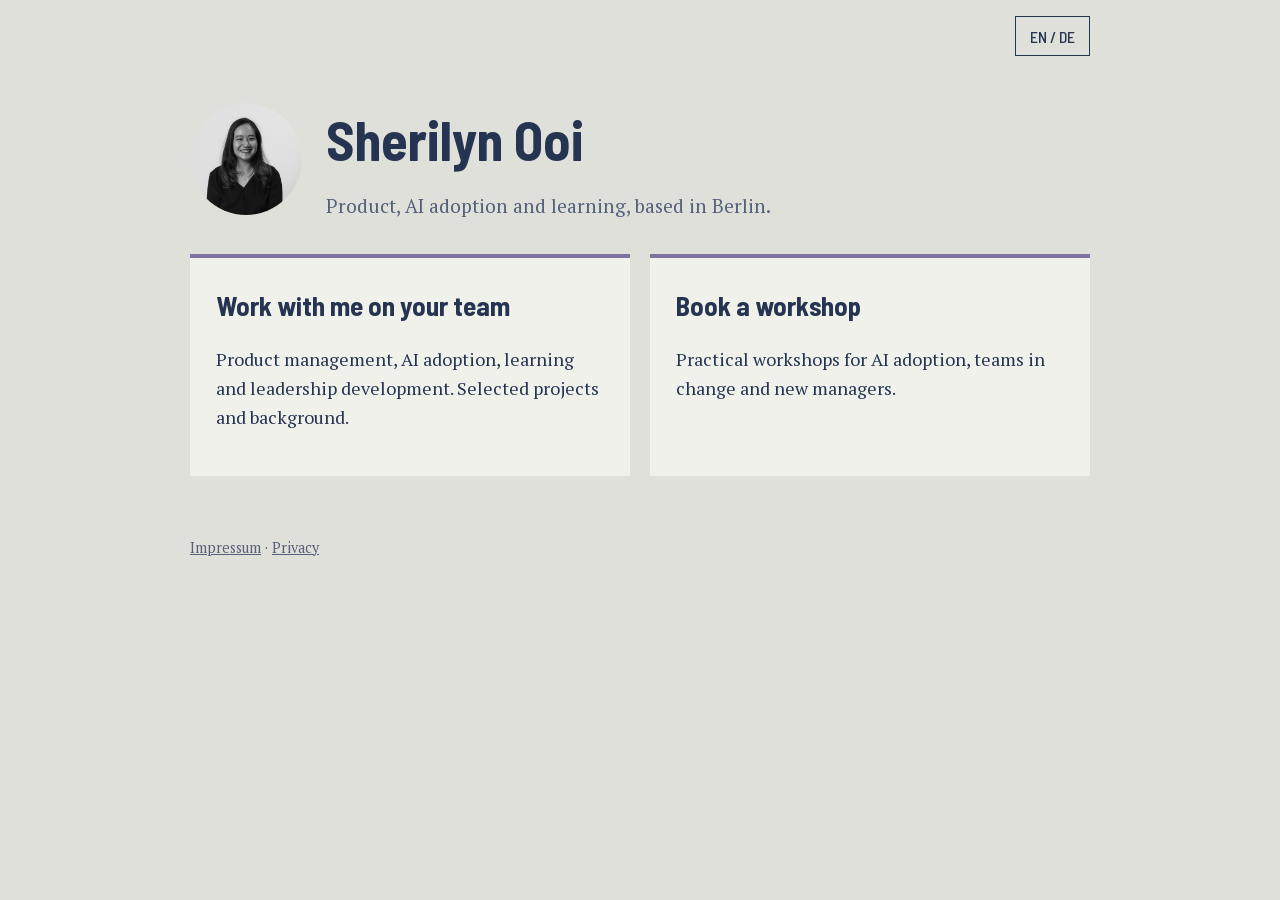
<file: index.html>
<!doctype html>
<html lang="en" data-lang="en">
<head>
<meta charset="utf-8"><meta name="viewport" content="width=device-width, initial-scale=1">
<title>Sherilyn Ooi</title>
<link rel="stylesheet" href="fonts/fonts.css">
<style>
:root{--bg:#e0e0da;--paper:#f1f1ec;--navy:#253551;--slate:#55607a;--purple:#7f73a1;--head:'Barlow Semi Condensed',system-ui,sans-serif;--body:'PT Serif',Georgia,serif}
body{margin:0;background:var(--bg);color:var(--navy);font-family:var(--body);line-height:1.6;font-size:18px}
html[data-lang=en] [lang=de],html[data-lang=de] [lang=en]{display:none}
.top{display:flex;justify-content:flex-end;max-width:900px;margin:0 auto;padding:16px}
.top button{font-family:var(--head);color:var(--navy);background:none;border:1px solid var(--navy);padding:8px 14px;min-height:40px;cursor:pointer;font-size:1rem}
main{max-width:900px;margin:0 auto;padding:24px 16px 60px}
.intro{display:flex;align-items:center;gap:24px;margin-bottom:32px}.intro img{width:112px;height:112px;object-fit:cover;object-position:50% 38%;border-radius:50%;flex:none}.intro .sub{margin:0}.intro h1{margin:0 0 .15em}
h1{font-family:var(--head);font-size:clamp(2.2rem,6vw,3.4rem);margin:0 0 .2em}
.sub{font-size:1.2rem;color:var(--slate);margin-bottom:0}
.doors{display:grid;gap:20px;grid-template-columns:1fr 1fr}
a.door{display:block;background:var(--paper);border-top:4px solid var(--purple);padding:26px;color:var(--navy);text-decoration:none}
a.door:hover{background:#fff}.door h2{font-family:var(--head);margin:0 0 .3em}
@media(max-width:700px){.doors{grid-template-columns:1fr}}
footer{max-width:900px;margin:0 auto;padding:0 16px 40px;font-size:.9rem;color:var(--slate)}footer a{color:var(--slate)}
</style></head><body>
<div class="top"><button onclick="var h=document.documentElement;h.dataset.lang=h.dataset.lang==='en'?'de':'en';try{localStorage.setItem('lang',h.dataset.lang)}catch(e){}">EN / DE</button></div>
<main>
<div class="intro"><img src="assets/photos/headshot.jpg" width="112" height="112" alt="Portrait of Sherilyn Ooi"><div><h1>Sherilyn Ooi</h1>
<p class="sub"><span lang="en">Product, AI adoption and learning, based in Berlin.</span><span lang="de">Produkt, KI-Einführung und Lernen, Berlin.</span></p></div></div>
<div class="doors">
<a class="door" href="jobs.html"><h2><span lang="en">Work with me on your team</span><span lang="de">Mit mir im Team arbeiten</span></h2><p><span lang="en">Product management, AI adoption, learning and leadership development. Selected projects and background.</span><span lang="de">Produktmanagement, KI-Einführung, Lern- und Führungskräfteentwicklung. Ausgewählte Projekte und Hintergrund.</span></p></a>
<a class="door" href="freelance.html"><h2><span lang="en">Book a workshop</span><span lang="de">Workshop buchen</span></h2><p><span lang="en">Practical workshops for AI adoption, teams in change and new managers.</span><span lang="de">Praxisnahe Workshops für KI-Einführung, Teams im Wandel und neue Führungskräfte.</span></p></a>
</div></main>
<footer><a href="impressum.html">Impressum</a> · <a href="datenschutz.html"><span lang="en">Privacy</span><span lang="de">Datenschutz</span></a></footer>
<script>try{var l=new URLSearchParams(location.search).get('lang')||localStorage.getItem('lang');if(l==='de'||l==='en')document.documentElement.dataset.lang=l;else if((navigator.language||'').slice(0,2)==='de')document.documentElement.dataset.lang='de'}catch(e){}</script>
</body></html>
</file>
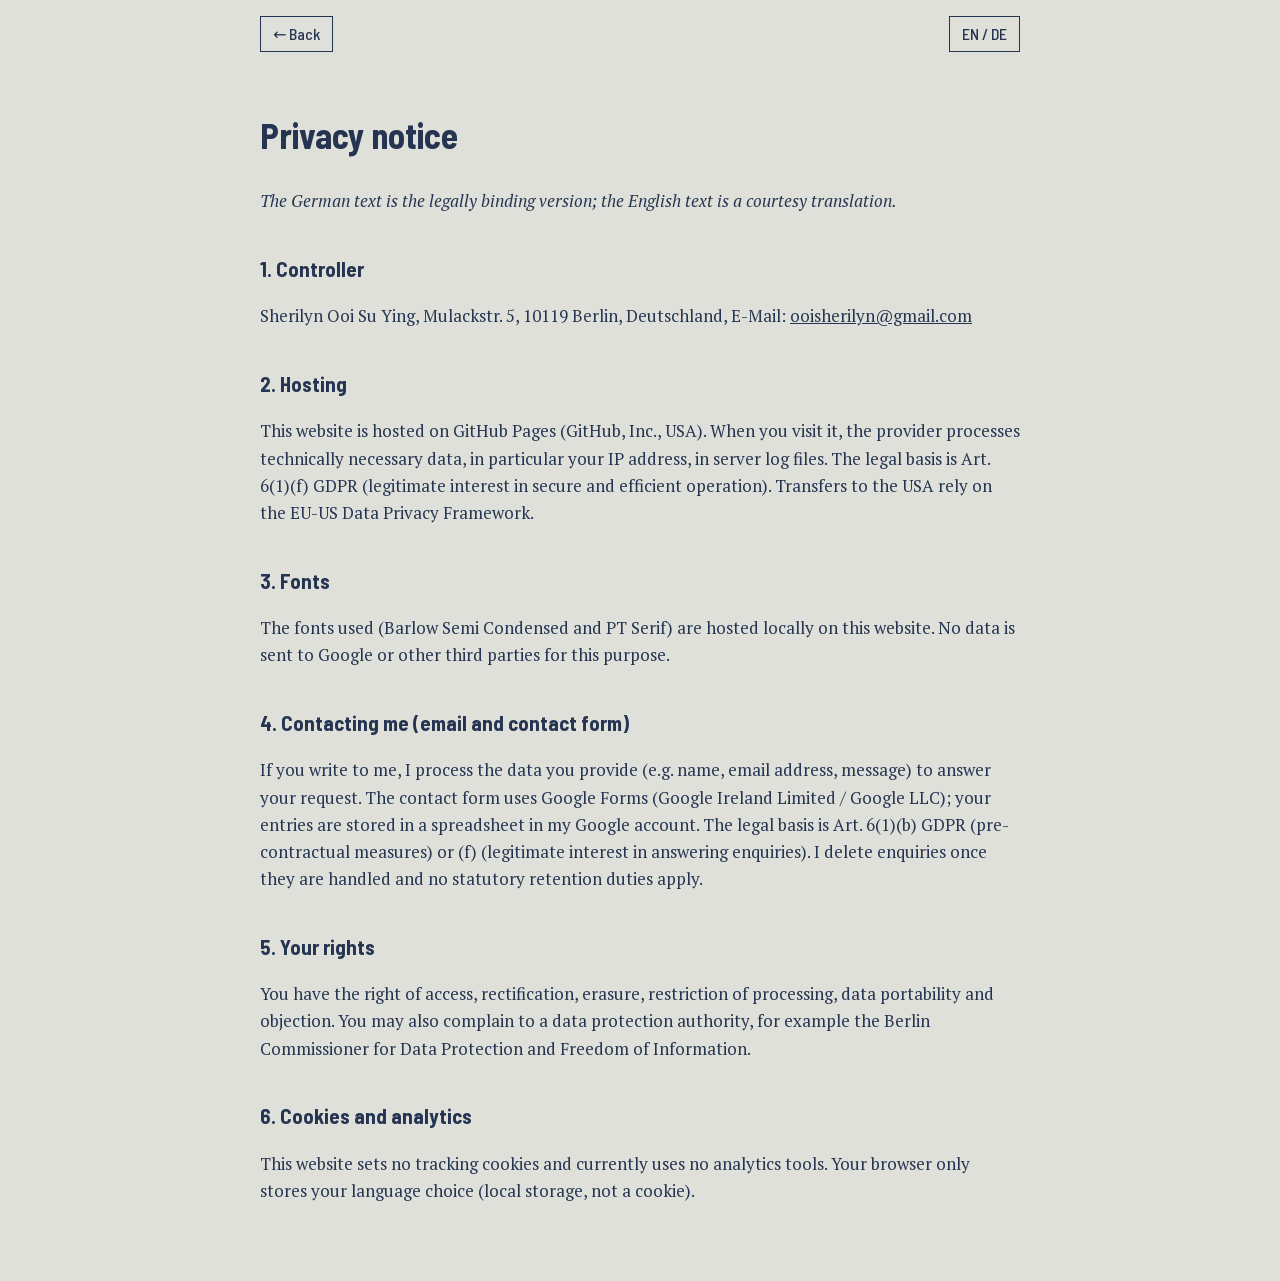
<file: datenschutz.html>
<!doctype html>
<html lang="en" data-lang="en">
<head>
<meta charset="utf-8"><meta name="viewport" content="width=device-width, initial-scale=1">
<meta name="robots" content="noindex">
<title>Datenschutz | Sherilyn Ooi</title>
<link rel="stylesheet" href="fonts/fonts.css">
<style>
:root{--bg:#e0e0da;--paper:#f1f1ec;--navy:#253551;--slate:#6b7790;--head:'Barlow Semi Condensed',system-ui,sans-serif;--body:'PT Serif',Georgia,serif}
body{margin:0;background:var(--bg);color:var(--navy);font-family:var(--body);line-height:1.6;font-size:17px}
html[data-lang=en] [lang=de],html[data-lang=de] [lang=en]{display:none}
.top{display:flex;justify-content:space-between;max-width:760px;margin:0 auto;padding:16px}
.top a,.top button{font-family:var(--head);color:var(--navy);background:none;border:1px solid var(--navy);padding:4px 12px;cursor:pointer;text-decoration:none;font-size:1rem}
main{max-width:760px;margin:0 auto;padding:16px 16px 60px}h1,h2{font-family:var(--head)}h1{font-size:2.2rem}h2{font-size:1.3rem;margin-top:1.8em}
a{color:var(--navy)}
</style></head><body>
<div class="top"><a href="freelance.html">← <span lang="en">Back</span><span lang="de">Zurück</span></a><button onclick="var h=document.documentElement;h.dataset.lang=h.dataset.lang==='en'?'de':'en';try{localStorage.setItem('lang',h.dataset.lang)}catch(e){}">EN / DE</button></div>
<main>
<h1><span lang="de">Datenschutzerklärung</span><span lang="en">Privacy notice</span></h1>
<p lang="en"><em>The German text is the legally binding version; the English text is a courtesy translation.</em></p>
<h2 lang="de">1. Verantwortliche</h2><h2 lang="en">1. Controller</h2>
<p>Sherilyn Ooi Su Ying, Mulackstr. 5, 10119 Berlin, Deutschland, E-Mail: <a class="em" href="#">ooisherilyn (at) gmail.com</a></p>
<h2 lang="de">2. Hosting</h2><h2 lang="en">2. Hosting</h2>
<p lang="de">Diese Website wird bei GitHub Pages (GitHub, Inc., USA) gehostet. Beim Aufruf verarbeitet der Anbieter technisch notwendige Daten, insbesondere Ihre IP-Adresse, in Server-Logfiles. Rechtsgrundlage ist Art. 6 Abs. 1 lit. f DSGVO (berechtigtes Interesse an einem sicheren und effizienten Betrieb). Die Übermittlung in die USA stützt sich auf den EU-US Data Privacy Framework.</p>
<p lang="en">This website is hosted on GitHub Pages (GitHub, Inc., USA). When you visit it, the provider processes technically necessary data, in particular your IP address, in server log files. The legal basis is Art. 6(1)(f) GDPR (legitimate interest in secure and efficient operation). Transfers to the USA rely on the EU-US Data Privacy Framework.</p>
<h2 lang="de">3. Schriftarten</h2><h2 lang="en">3. Fonts</h2>
<p lang="de">Die verwendeten Schriftarten (Barlow Semi Condensed und PT Serif) sind lokal auf dieser Website eingebunden. Beim Aufruf werden dafür keine Daten an Google oder andere Dritte übermittelt.</p>
<p lang="en">The fonts used (Barlow Semi Condensed and PT Serif) are hosted locally on this website. No data is sent to Google or other third parties for this purpose.</p>
<h2 lang="de">4. Kontaktaufnahme (E-Mail und Kontaktformular)</h2><h2 lang="en">4. Contacting me (email and contact form)</h2>
<p lang="de">Wenn Sie mir schreiben, verarbeite ich die von Ihnen angegebenen Daten (z. B. Name, E-Mail-Adresse, Nachricht), um Ihre Anfrage zu beantworten. Das Kontaktformular wird mit Google Forms (Google Ireland Limited / Google LLC) umgesetzt; Ihre Angaben werden in einer Tabelle in meinem Google-Konto gespeichert. Rechtsgrundlage ist Art. 6 Abs. 1 lit. b DSGVO (vorvertragliche Maßnahmen) bzw. lit. f (berechtigtes Interesse an der Beantwortung von Anfragen). Ich lösche Anfragen, sobald sie erledigt sind und keine gesetzlichen Aufbewahrungspflichten bestehen.</p>
<p lang="en">If you write to me, I process the data you provide (e.g. name, email address, message) to answer your request. The contact form uses Google Forms (Google Ireland Limited / Google LLC); your entries are stored in a spreadsheet in my Google account. The legal basis is Art. 6(1)(b) GDPR (pre-contractual measures) or (f) (legitimate interest in answering enquiries). I delete enquiries once they are handled and no statutory retention duties apply.</p>
<h2 lang="de">5. Ihre Rechte</h2><h2 lang="en">5. Your rights</h2>
<p lang="de">Sie haben das Recht auf Auskunft, Berichtigung, Löschung, Einschränkung der Verarbeitung, Datenübertragbarkeit und Widerspruch. Außerdem können Sie sich bei einer Datenschutzaufsichtsbehörde beschweren, z. B. bei der Berliner Beauftragten für Datenschutz und Informationsfreiheit.</p>
<p lang="en">You have the right of access, rectification, erasure, restriction of processing, data portability and objection. You may also complain to a data protection authority, for example the Berlin Commissioner for Data Protection and Freedom of Information.</p>
<h2 lang="de">6. Cookies und Analyse</h2><h2 lang="en">6. Cookies and analytics</h2>
<p lang="de">Diese Website setzt keine Tracking-Cookies und verwendet derzeit keine Analyse-Tools. Der Browser speichert lediglich Ihre Sprachwahl (lokaler Speicher, kein Cookie).</p>
<p lang="en">This website sets no tracking cookies and currently uses no analytics tools. Your browser only stores your language choice (local storage, not a cookie).</p>

</main>
<script>try{var l=new URLSearchParams(location.search).get('lang')||localStorage.getItem('lang');if(l==='de'||l==='en')document.documentElement.dataset.lang=l;else if((navigator.language||'').slice(0,2)==='de')document.documentElement.dataset.lang='de'}catch(e){}</script>
<script>/* email assembled in the browser to avoid scraping */
(function(){var e=document.querySelectorAll('.em');e.forEach(function(x){var a='ooisherilyn'+'@'+'gmail.com';x.textContent=a;x.href='mailto:'+a})})();</script>
</body></html>
</file>
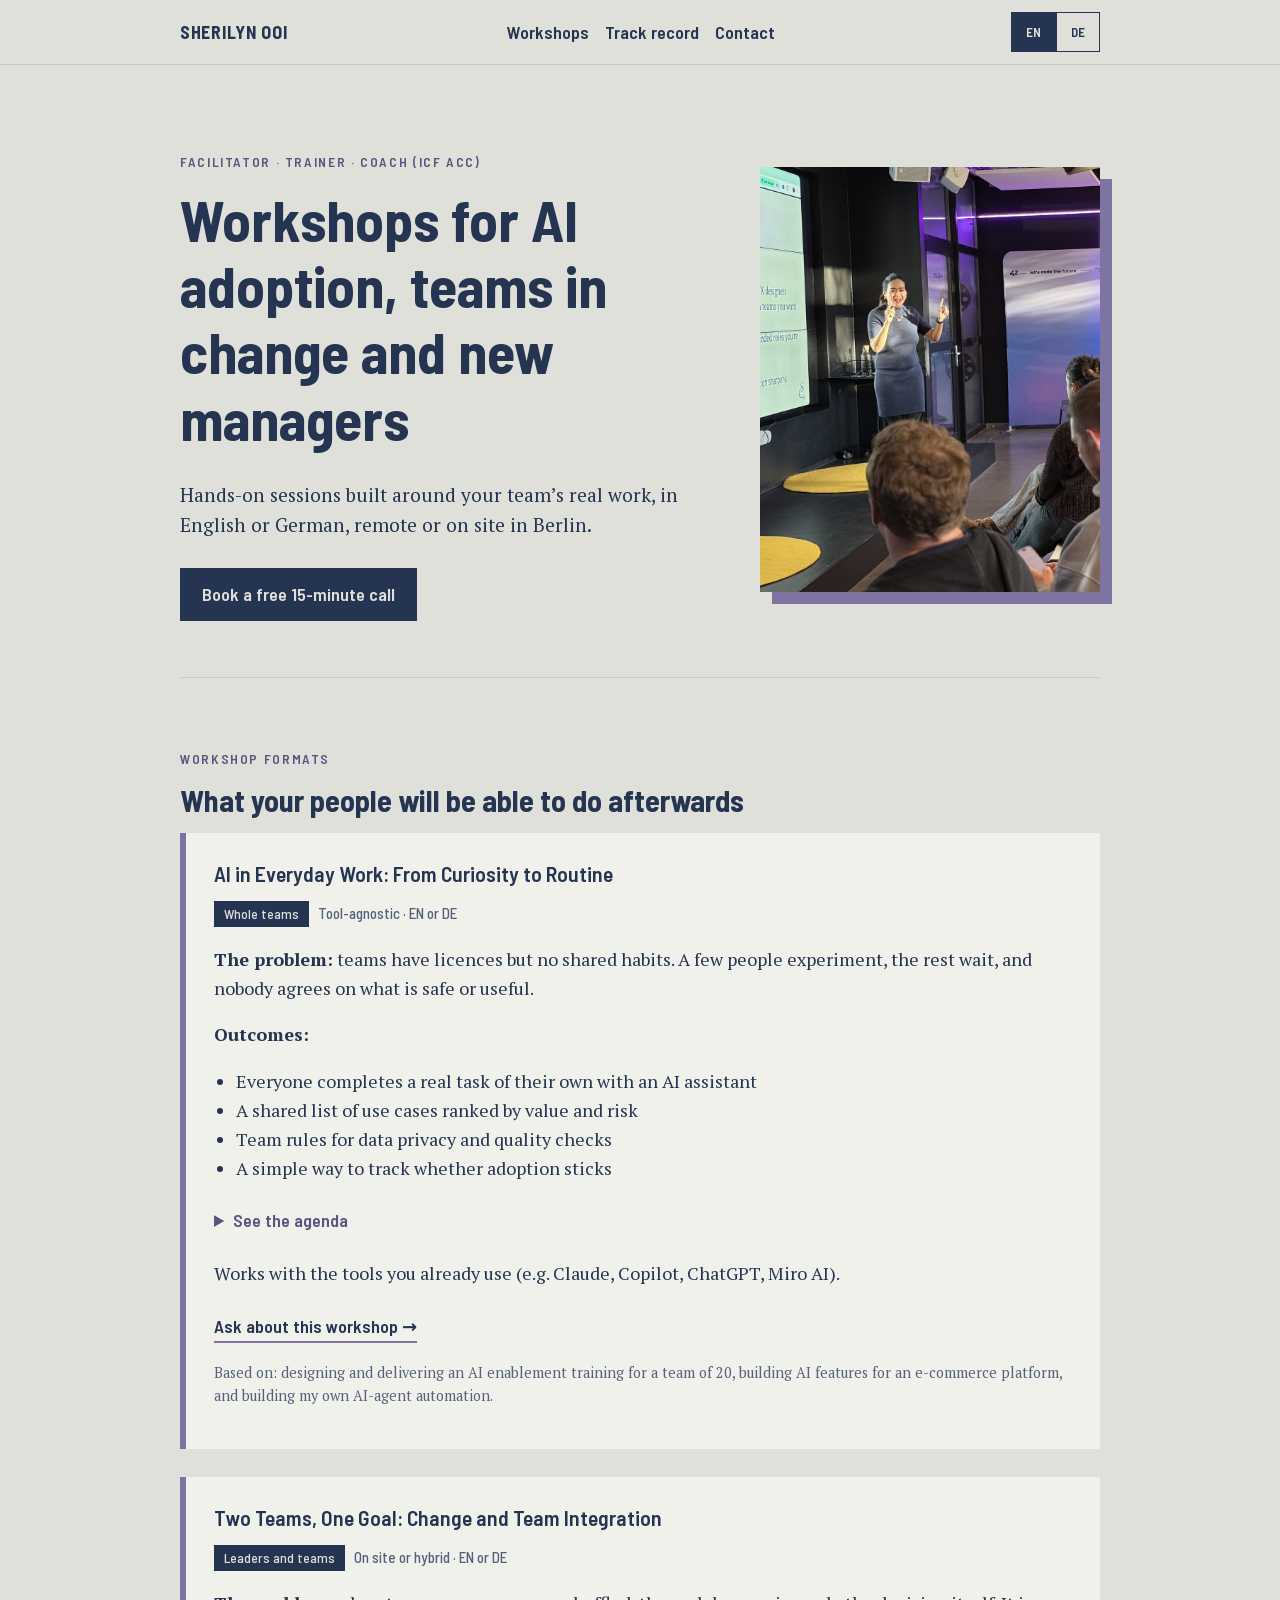
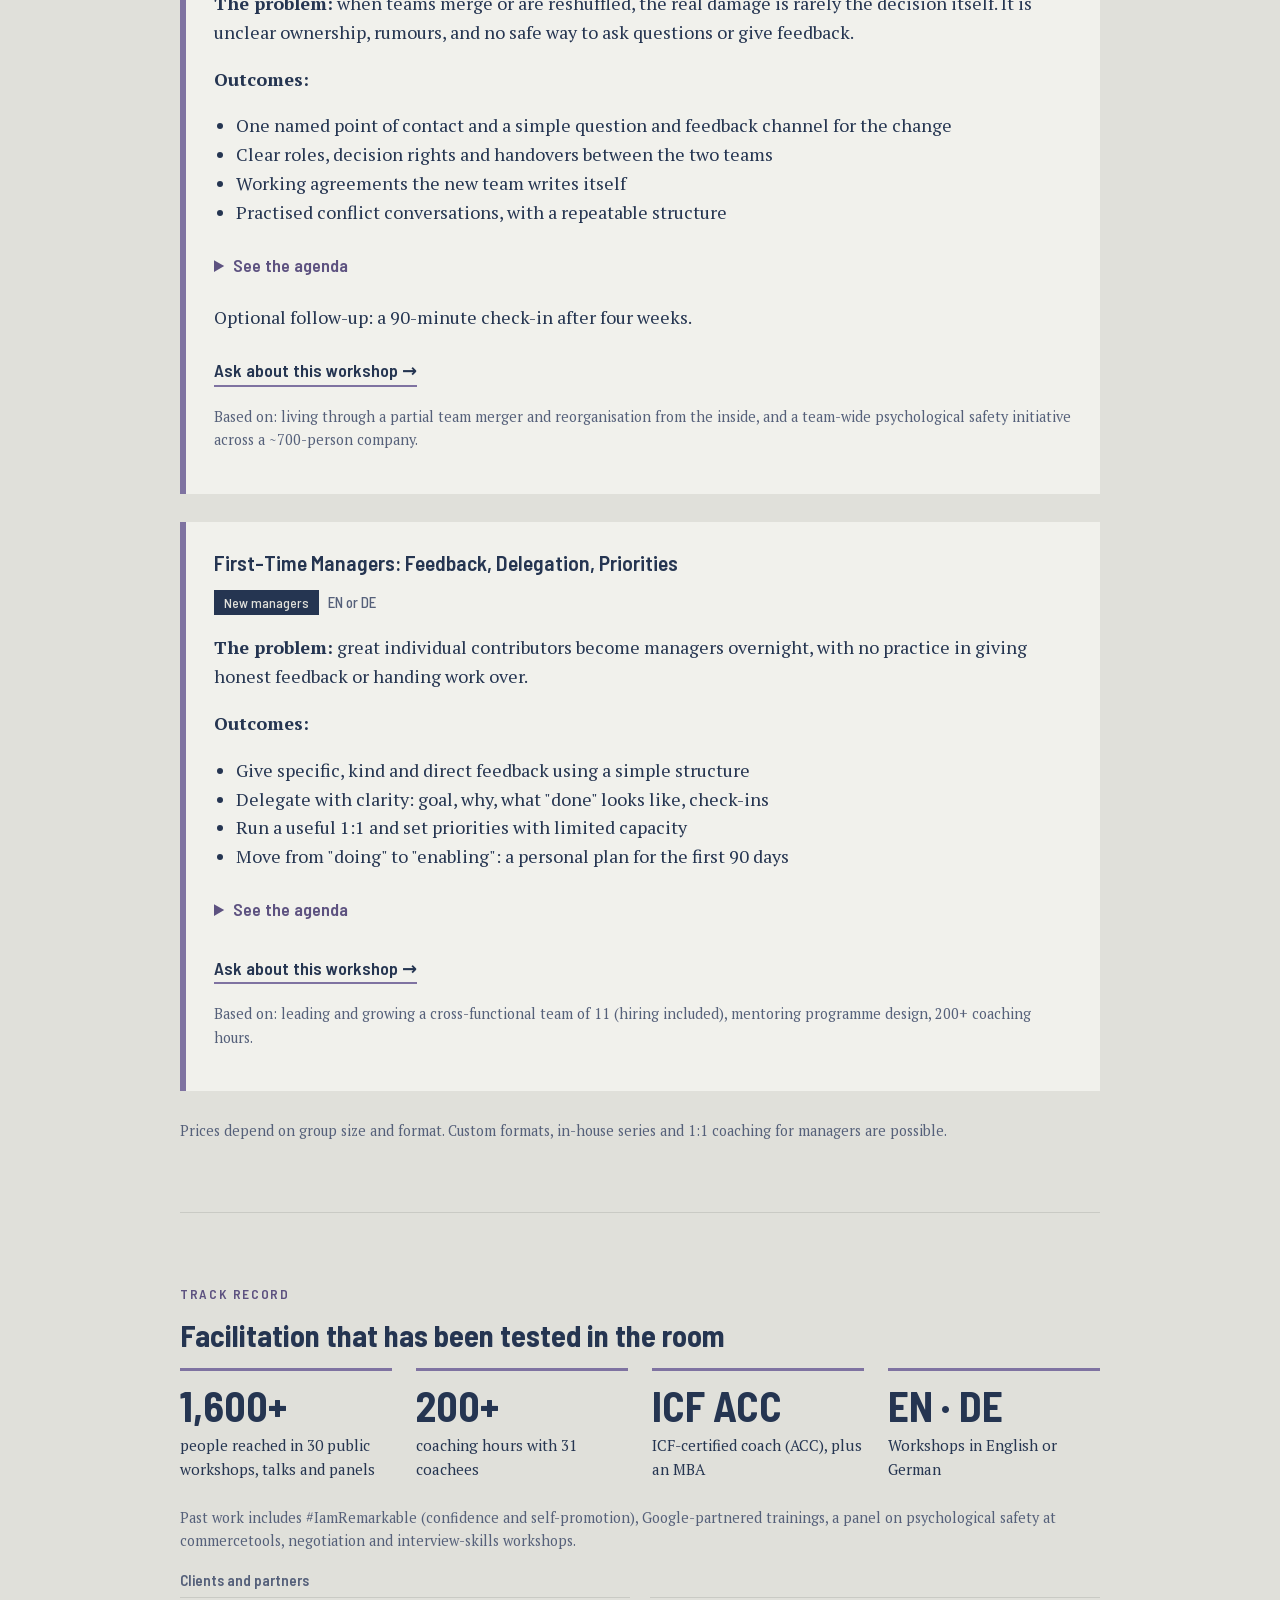
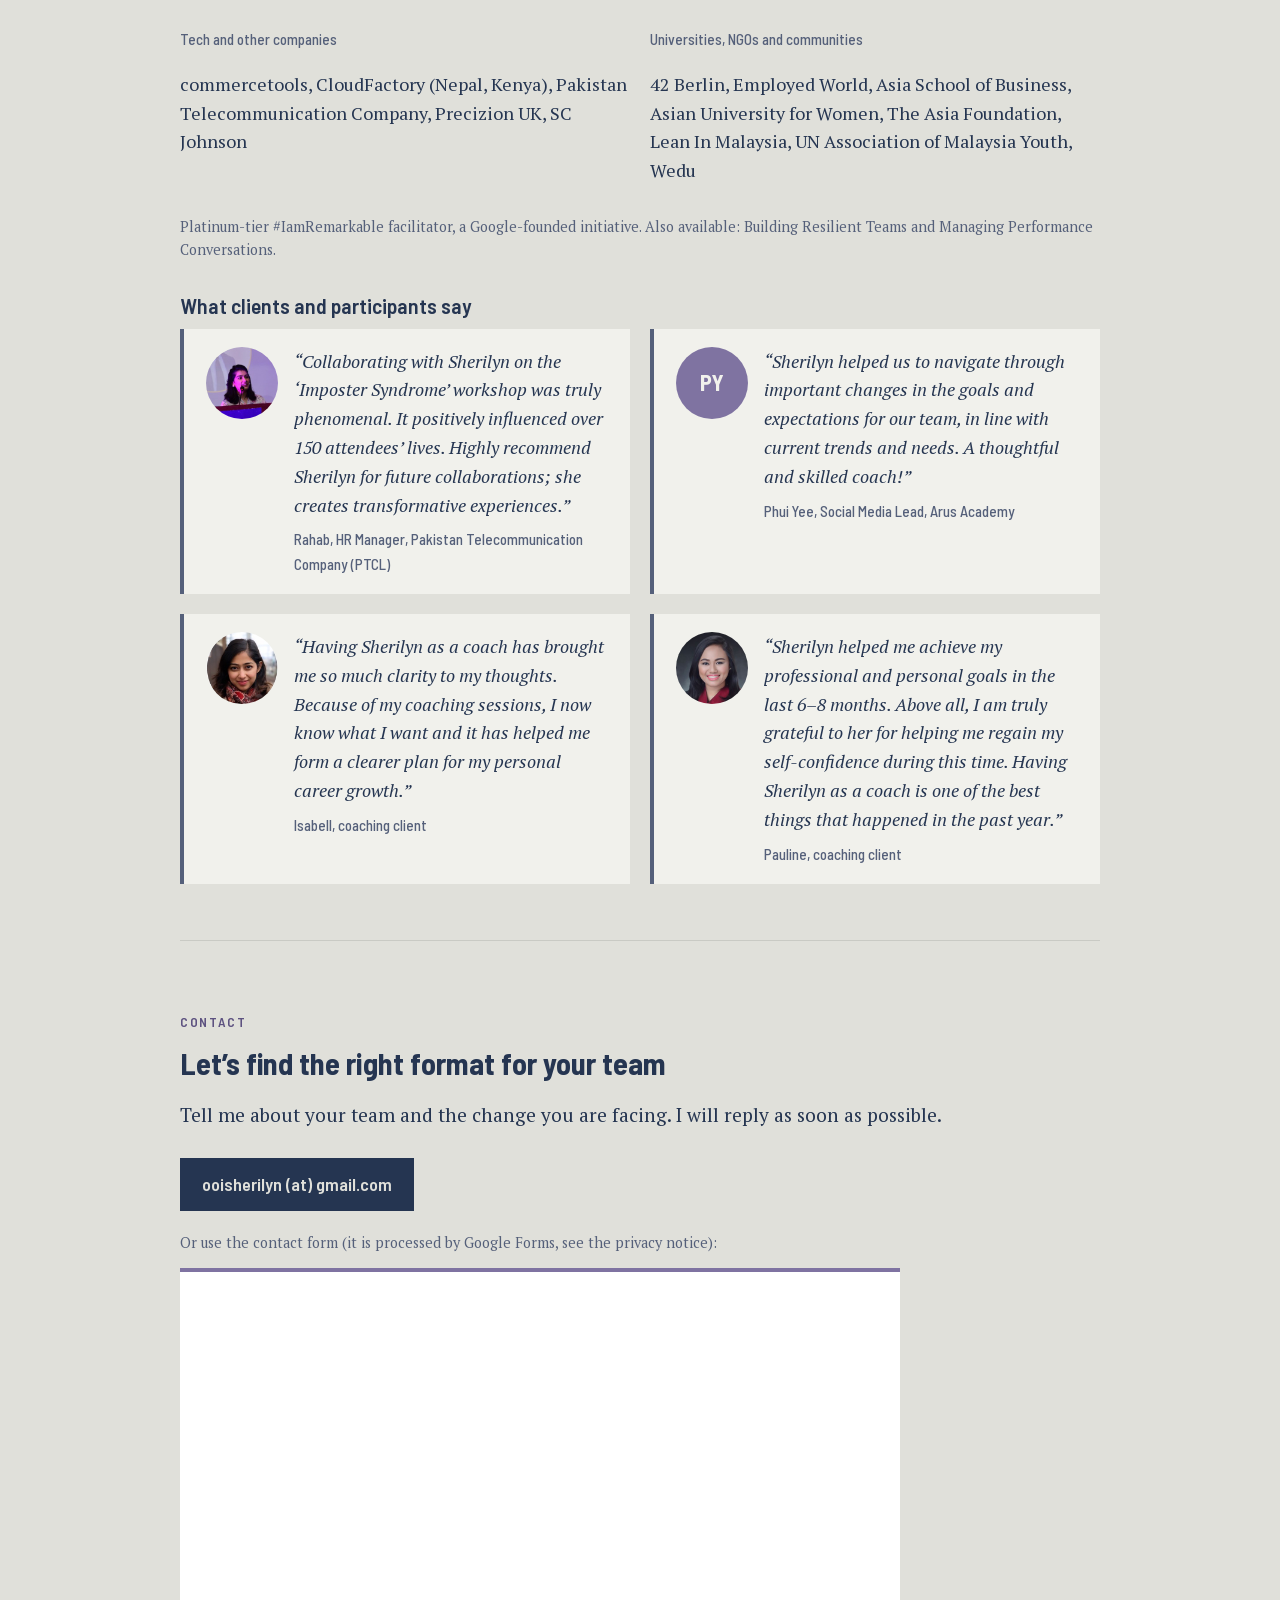
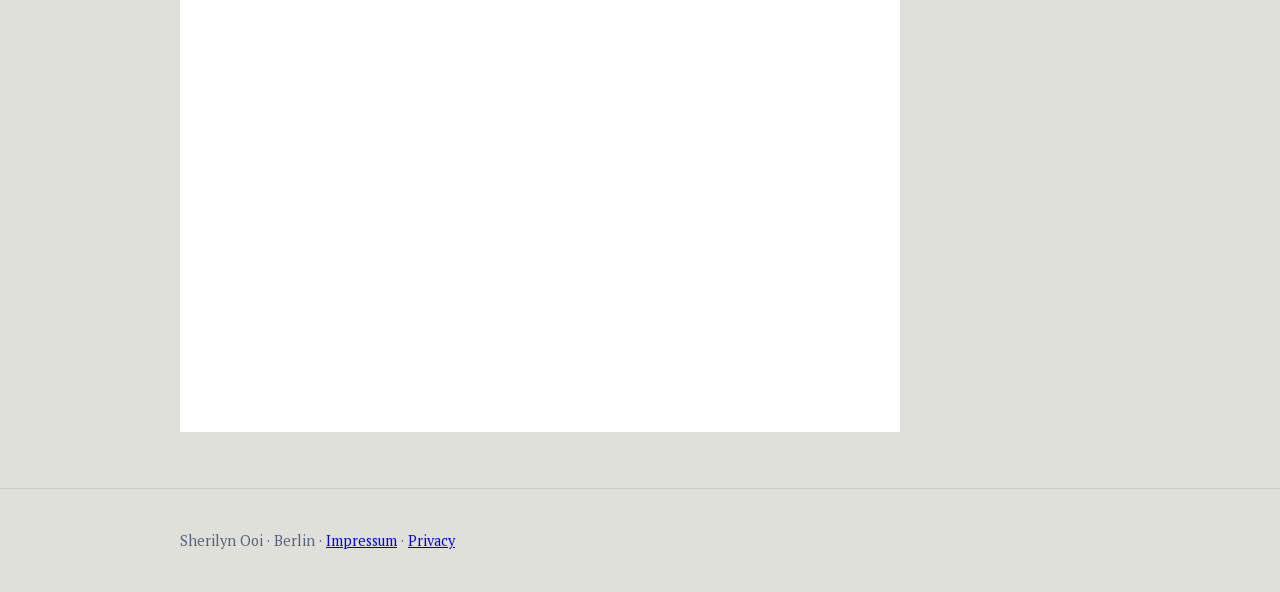
<file: freelance.html>
<!doctype html>
<html lang="en" data-lang="en">
<head>
<meta charset="utf-8">
<meta name="viewport" content="width=device-width, initial-scale=1">
<title>Sherilyn Ooi – Workshops / Workshops</title>
<meta name="description" content="Workshops for new managers, team integration and AI in everyday work. Workshops für neue Führungskräfte, Teamintegration und KI im Arbeitsalltag.">
<link rel="stylesheet" href="fonts/fonts.css">
<!-- Analytics (cookieless, EU): add Plausible or Umami snippet here once the domain exists.
     <script defer data-domain="YOURDOMAIN" src="https://plausible.io/js/script.js"></script> -->
<style>
  /* Brand tokens taken from the "Craft Your Story" deck */
  :root{
    --bg:#e0e0da; --paper:#f1f1ec; --navy:#253551; --slate:#55607a; --purple:#7f73a1; --purple-text:#5d5280; --line:#c9cac4;
    --head:'Barlow Semi Condensed',system-ui,sans-serif; --body:'PT Serif',Georgia,serif;
  }
  *{box-sizing:border-box}
  html{scroll-behavior:smooth}
  body{margin:0;background:var(--bg);color:var(--navy);font-family:var(--body);font-size:18px;line-height:1.6}
  .wrap{max-width:960px;margin:0 auto;padding:0 20px}
  header{position:sticky;top:0;background:var(--bg);border-bottom:1px solid var(--line);z-index:5}
  header .wrap{display:flex;justify-content:space-between;align-items:center;gap:12px;padding-top:12px;padding-bottom:12px}
  .brand{font-family:var(--head);font-weight:700;letter-spacing:.04em;text-transform:uppercase;color:inherit;text-decoration:none}
  nav a{font-family:var(--head);font-weight:600;color:var(--navy);text-decoration:none;margin-right:16px}
  .lang button{font-family:var(--head);font-weight:600;border:1px solid var(--navy);background:transparent;color:var(--navy);padding:8px 14px;min-height:40px;cursor:pointer}
  .lang button[aria-pressed=true]{background:var(--navy);color:var(--bg)}
  h1,h2,h3{font-family:var(--head);line-height:1.15;margin:0 0 .5em}
  h1{font-size:clamp(2.2rem,6vw,3.6rem);font-weight:700}
  h2{font-size:1.9rem;font-weight:700;margin-top:0}
  h3{font-size:1.35rem;font-weight:600}
  .eyebrow{font-family:var(--head);color:var(--purple-text);font-weight:600;letter-spacing:.12em;text-transform:uppercase;font-size:.85rem}
  section{padding:56px 0;border-top:1px solid var(--line)}
  .hero{padding:72px 0 56px;border-top:0}
  .lead{font-size:1.2rem;max-width:44em}
  .btn{display:inline-block;background:var(--navy);color:var(--bg);font-family:var(--head);font-weight:600;padding:12px 22px;text-decoration:none;margin-top:8px}
  .grid{display:grid;gap:20px;grid-template-columns:repeat(auto-fit,minmax(260px,1fr))}
  .card{background:var(--paper);border-top:4px solid var(--purple);padding:22px}
  .meta{font-family:var(--head);color:var(--slate);font-size:.95rem}
  .offer{background:var(--paper);padding:28px;margin-bottom:28px;border-left:6px solid var(--purple)}
  .offer ol,.offer ul{padding-left:1.2em;margin:.4em 0 1em}
  .tag{display:inline-block;font-family:var(--head);font-size:.85rem;background:var(--navy);color:var(--bg);padding:2px 10px;margin-right:6px}
  blockquote{margin:0;padding:18px 22px;background:var(--paper);border-left:4px solid var(--slate);font-style:italic}
  blockquote cite{display:block;font-style:normal;font-family:var(--head);color:var(--slate);margin-top:8px;font-size:.95rem}
  .note{font-size:.9rem;color:var(--slate)}
  .cols2{display:grid;gap:20px;grid-template-columns:1fr 1fr}
  .av{width:72px;height:72px;border-radius:50%;object-fit:cover;flex:none}
  .av-i{width:72px;height:72px;border-radius:50%;flex:none;background:var(--purple);color:var(--paper);display:flex;align-items:center;justify-content:center;font-family:var(--head);font-weight:700;font-size:1.4rem;font-style:normal}
  blockquote.t{display:flex;gap:16px;align-items:flex-start}
  .offer ol.flow{margin:.2em 0 1em}
  @media(max-width:700px){.cols2{grid-template-columns:1fr}}
  .hero-grid{display:grid;grid-template-columns:minmax(0,1fr) 340px;gap:48px;align-items:center}
  .portrait{margin:0}.portrait img{width:100%;height:auto;aspect-ratio:4/5;object-fit:cover;object-position:50% 35%;display:block;box-shadow:12px 12px 0 var(--purple)}
  .portrait figcaption{font-family:var(--head);color:var(--slate);font-size:.85rem;margin-top:18px}
  .stats{display:grid;grid-template-columns:repeat(4,1fr);gap:24px;margin:8px 0 24px}
  .stats .n{font-family:var(--head);font-weight:700;font-size:2.6rem;line-height:1;color:var(--navy);margin:0 0 6px}
  .stats p{margin:0;font-size:.95rem}
  .stats>div{border-top:3px solid var(--purple);padding-top:14px}
  .clients .card{border-top:1px solid var(--line);background:transparent;padding:14px 0 0}
  details{margin:14px 0 8px}
  summary{cursor:pointer;font-family:var(--head);font-weight:600;color:var(--purple-text);padding:6px 0}
  summary:hover{text-decoration:underline}
  .offer-cta{display:inline-block;font-family:var(--head);font-weight:600;color:var(--navy);border-bottom:2px solid var(--purple);text-decoration:none;margin-top:6px}
  .offer-cta:hover{background:var(--navy);color:var(--bg)}
  .form-card{background:#fff;padding:20px;max-width:720px;margin-top:12px;border-top:4px solid var(--purple)}
  .form-card iframe{display:block;width:100%;border:0}
  .sticky-cta{display:none}
  a:focus-visible,button:focus-visible,summary:focus-visible{outline:3px solid var(--purple);outline-offset:2px}
  @media(max-width:860px){.hero-grid{grid-template-columns:1fr;gap:28px}.portrait{order:2}.portrait img{aspect-ratio:16/10;object-position:50% 38%;box-shadow:8px 8px 0 var(--purple)}.stats{grid-template-columns:1fr 1fr}}
  @media(max-width:560px){.sticky-cta{display:block;position:fixed;left:0;right:0;bottom:0;padding:10px 16px;background:var(--bg);border-top:1px solid var(--line);z-index:6;transition:transform .2s}.sticky-cta.hide{transform:translateY(110%)}.sticky-cta .btn{display:block;text-align:center;margin:0}body{padding-bottom:72px}}
  footer{padding:40px 0;border-top:1px solid var(--line);font-size:.95rem}
  /* bilingual switch */
  html[data-lang="en"] [lang="de"]{display:none}
  html[data-lang="de"] [lang="en"]{display:none}
  @media(max-width:560px){body{font-size:17px}nav{display:none}}
</style>
</head>
<body>
<header><div class="wrap">
  <div class="brand">Sherilyn Ooi</div>
  <nav><a href="#workshops"><span lang="en">Workshops</span><span lang="de">Workshops</span></a><a href="#proof"><span lang="en">Track record</span><span lang="de">Referenzen</span></a><a href="#contact"><span lang="en">Contact</span><span lang="de">Kontakt</span></a></nav>
  <div class="lang" role="group" aria-label="Language">
    <button type="button" data-set="en" aria-pressed="true">EN</button><button type="button" data-set="de" aria-pressed="false">DE</button>
  </div>
</div></header>

<main class="wrap">
<section class="hero"><div class="hero-grid"><div>
  <p class="eyebrow"><span lang="en">Facilitator · Trainer · Coach (ICF ACC)</span><span lang="de">Facilitatorin · Trainerin · Coach (ICF ACC)</span></p>
  <h1><span lang="en">Workshops for AI adoption, teams in change and new managers</span><span lang="de">Praxisnahe Workshops für KI-Einführung, Teams im Wandel und neue Führungskräfte</span></h1>
  <p class="lead"><span lang="en">Hands-on sessions built around your team’s real work, in English or German, remote or on site in Berlin.</span><span lang="de">Formate, die an der echten Arbeit Ihres Teams ansetzen. Auf Deutsch oder Englisch, remote oder vor Ort in Berlin.</span></p>
  <a class="btn" href="#contact"><span lang="en">Book a free 15-minute call</span><span lang="de">Kostenloses 15-Minuten-Gespräch buchen</span></a>
</div>
<figure class="portrait"><img src="assets/photos/workshop-hero.jpg" width="960" height="1200" alt="Sherilyn Ooi presenting to a seated audience at a workshop" fetchpriority="high"></figure>
</div></section>

<section id="workshops">
  <p class="eyebrow"><span lang="en">Workshop formats</span><span lang="de">Workshop-Formate</span></p>
  <h2><span lang="en">What your people will be able to do afterwards</span><span lang="de">Was Ihre Mitarbeitenden danach können</span></h2>

  <article class="offer">
    <h3><span lang="en">AI in Everyday Work: From Curiosity to Routine</span><span lang="de">KI im Arbeitsalltag: Von Neugier zur Routine</span></h3>
    <p class="meta"><span class="tag"><span lang="en">Whole teams</span><span lang="de">Ganze Teams</span></span> <span lang="en">Tool-agnostic · EN or DE</span><span lang="de">Tool-unabhängig · DE oder EN</span></p>
    <p lang="en"><strong>The problem:</strong> teams have licences but no shared habits. A few people experiment, the rest wait, and nobody agrees on what is safe or useful.</p>
    <p lang="de"><strong>Das Problem:</strong> Teams haben Lizenzen, aber keine gemeinsamen Gewohnheiten. Wenige experimentieren, die anderen warten, und niemand ist sich einig, was sicher und nützlich ist.</p>
    <p lang="en"><strong>Outcomes:</strong></p>
    <ul lang="en"><li>Everyone completes a real task of their own with an AI assistant</li><li>A shared list of use cases ranked by value and risk</li><li>Team rules for data privacy and quality checks</li><li>A simple way to track whether adoption sticks</li></ul>
    <p lang="de"><strong>Ergebnisse:</strong></p>
    <ul lang="de"><li>Alle erledigen eine echte eigene Aufgabe mit einem KI-Assistenten</li><li>Eine gemeinsame Liste von Anwendungsfällen, geordnet nach Nutzen und Risiko</li><li>Teamregeln zu Datenschutz und Qualitätskontrolle</li><li>Ein einfacher Weg, zu prüfen, ob die Nutzung im Alltag bleibt</li></ul>
    <details lang="en"><summary>See the agenda</summary><ol class="flow"><li>What AI is good and bad at, in plain language</li><li>Hands-on: prompting with your own tasks</li><li>Use-case ranking</li><li>Team rules</li><li>30-day experiment plan</li></ol></details>
    <p lang="en">Works with the tools you already use (e.g. Claude, Copilot, ChatGPT, Miro AI).</p>
    <details lang="de"><summary>Ablauf ansehen</summary><ol class="flow"><li>Was KI gut und schlecht kann, in einfacher Sprache</li><li>Praxis: Prompten mit eigenen Aufgaben</li><li>Anwendungsfälle bewerten</li><li>Teamregeln</li><li>30-Tage-Experiment</li></ol></details>
    <p lang="de">Funktioniert mit den Tools, die Sie bereits nutzen (z. B. Claude, Copilot, ChatGPT, Miro AI).</p>
    <p><a class="offer-cta" href="#contact"><span lang="en">Ask about this workshop →</span><span lang="de">Diesen Workshop anfragen →</span></a></p>
    <p class="note"><span lang="en">Based on: designing and delivering an AI enablement training for a team of 20, building AI features for an e-commerce platform, and building my own AI-agent automation.</span><span lang="de">Grundlage: Konzeption und Durchführung eines KI-Trainings für ein Team von 20 Personen, Entwicklung von KI-Funktionen für eine E-Commerce-Plattform und eigene KI-Agenten-Automatisierung.</span></p>
  </article>

  <article class="offer">
    <h3><span lang="en">Two Teams, One Goal: Change and Team Integration</span><span lang="de">Zwei Teams, ein Ziel: Veränderung und Teamintegration</span></h3>
    <p class="meta"><span class="tag"><span lang="en">Leaders and teams</span><span lang="de">Führung und Teams</span></span> <span lang="en">On site or hybrid · EN or DE</span><span lang="de">Vor Ort oder hybrid · DE oder EN</span></p>
    <p lang="en"><strong>The problem:</strong> when teams merge or are reshuffled, the real damage is rarely the decision itself. It is unclear ownership, rumours, and no safe way to ask questions or give feedback.</p>
    <p lang="de"><strong>Das Problem:</strong> Wenn Teams zusammengelegt oder neu sortiert werden, entsteht der eigentliche Schaden selten durch die Entscheidung selbst, sondern durch unklare Verantwortung, Gerüchte und fehlende Möglichkeiten, Fragen zu stellen oder Feedback zu geben.</p>
    <p lang="en"><strong>Outcomes:</strong></p>
    <ul lang="en"><li>One named point of contact and a simple question and feedback channel for the change</li><li>Clear roles, decision rights and handovers between the two teams</li><li>Working agreements the new team writes itself</li><li>Practised conflict conversations, with a repeatable structure</li></ul>
    <p lang="de"><strong>Ergebnisse:</strong></p>
    <ul lang="de"><li>Eine benannte Ansprechperson und ein einfacher Kanal für Fragen und Feedback zur Veränderung</li><li>Klare Rollen, Entscheidungsrechte und Übergaben zwischen den beiden Teams</li><li>Arbeitsvereinbarungen, die das neue Team selbst formuliert</li><li>Geübte Konfliktgespräche mit einer wiederholbaren Struktur</li></ul>
    <details lang="en"><summary>See the agenda</summary><ol class="flow"><li>Map the change and what is known vs. unknown</li><li>Concerns and questions, collected anonymously</li><li>Roles and decision rights</li><li>Conflict conversation practice</li><li>Working agreements and a first-30-days plan</li></ol></details>
    <p lang="en">Optional follow-up: a 90-minute check-in after four weeks.</p>
    <details lang="de"><summary>Ablauf ansehen</summary><ol class="flow"><li>Die Veränderung kartieren: Was ist bekannt, was offen?</li><li>Sorgen und Fragen anonym sammeln</li><li>Rollen und Entscheidungsrechte</li><li>Konfliktgespräche üben</li><li>Arbeitsvereinbarungen und Plan für die ersten 30 Tage</li></ol></details>
    <p lang="de">Optional: 90-Minuten-Check-in nach vier Wochen.</p>
    <p><a class="offer-cta" href="#contact"><span lang="en">Ask about this workshop →</span><span lang="de">Diesen Workshop anfragen →</span></a></p>
    <p class="note"><span lang="en">Based on: living through a partial team merger and reorganisation from the inside, and a team-wide psychological safety initiative across a ~700-person company.</span><span lang="de">Grundlage: Erfahrung aus einer teilweisen Teamzusammenlegung und Umstrukturierung von innen und einer unternehmensweiten Initiative für psychologische Sicherheit in einem Unternehmen mit ca. 700 Mitarbeitenden.</span></p>
  </article>

  <article class="offer">
    <h3><span lang="en">First-Time Managers: Feedback, Delegation, Priorities</span><span lang="de">Neu in der Führung: Feedback, Delegieren, Prioritäten</span></h3>
    <p class="meta"><span class="tag"><span lang="en">New managers</span><span lang="de">Neue Führungskräfte</span></span> <span lang="en">EN or DE</span><span lang="de">DE oder EN</span></p>
    <p lang="en"><strong>The problem:</strong> great individual contributors become managers overnight, with no practice in giving honest feedback or handing work over.</p>
    <p lang="de"><strong>Das Problem:</strong> Starke Fachkräfte werden über Nacht Führungskraft, ohne je geübt zu haben, ehrliches Feedback zu geben oder Aufgaben abzugeben.</p>
    <p lang="en"><strong>Outcomes:</strong></p>
    <ul lang="en"><li>Give specific, kind and direct feedback using a simple structure</li><li>Delegate with clarity: goal, why, what "done" looks like, check-ins</li><li>Run a useful 1:1 and set priorities with limited capacity</li><li>Move from "doing" to "enabling": a personal plan for the first 90 days</li></ul>
    <p lang="de"><strong>Ergebnisse:</strong></p>
    <ul lang="de"><li>Konkretes, wertschätzendes und direktes Feedback mit einer einfachen Struktur geben</li><li>Klar delegieren: Ziel, Zweck, Fertig-Kriterium, Abstimmungstermine</li><li>Ein nützliches 1:1 führen und bei knappen Kapazitäten Prioritäten setzen</li><li>Vom „Selbermachen“ zum „Ermöglichen“: ein persönlicher Plan für die ersten 90 Tage</li></ul>
    <details lang="en"><summary>See the agenda</summary><ol class="flow"><li>Role shift and self-check</li><li>Feedback lab (real situations, role-play in trios)</li><li>Delegation clinic (bring a real task)</li><li>1:1 and priority setting</li><li>90-day plan and peer commitments</li></ol></details>
    <details lang="de"><summary>Ablauf ansehen</summary><ol class="flow"><li>Rollenwechsel und Selbstcheck</li><li>Feedback-Labor (echte Situationen, Rollenspiele in Dreiergruppen)</li><li>Delegations-Sprechstunde (eigene Aufgabe mitbringen)</li><li>1:1 und Priorisierung</li><li>90-Tage-Plan und Zusagen unter Kolleg:innen</li></ol></details>
    <p><a class="offer-cta" href="#contact"><span lang="en">Ask about this workshop →</span><span lang="de">Diesen Workshop anfragen →</span></a></p>
    <p class="note"><span lang="en">Based on: leading and growing a cross-functional team of 11 (hiring included), mentoring programme design, 200+ coaching hours.</span><span lang="de">Grundlage: Leitung und Aufbau eines funktionsübergreifenden Teams mit 11 Personen (inkl. Einstellungen), Konzeption von Mentoring-Programmen, über 200 Coaching-Stunden.</span></p>
  </article>
  <p class="note"><span lang="en">Prices depend on group size and format. Custom formats, in-house series and 1:1 coaching for managers are possible.</span><span lang="de">Der Preis hängt von Gruppengröße und Format ab. Individuelle Formate, interne Workshop-Reihen und 1:1-Coaching für Führungskräfte sind möglich.</span></p>
</section>

<section id="proof">
  <p class="eyebrow"><span lang="en">Track record</span><span lang="de">Referenzen</span></p>
  <h2><span lang="en">Facilitation that has been tested in the room</span><span lang="de">Facilitation, die sich im Raum bewährt hat</span></h2>
  <div class="stats">
    <div><p class="n"><span lang="en">1,600+</span><span lang="de">1.600+</span></p><p lang="en">people reached in 30 public workshops, talks and panels</p><p lang="de">Teilnehmende in 30 öffentlichen Workshops, Vorträgen und Panels</p></div>
    <div><p class="n">200+</p><p lang="en">coaching hours with 31 coachees</p><p lang="de">Coaching-Stunden mit 31 Klient:innen</p></div>
    <div><p class="n">ICF ACC</p><p lang="en">ICF-certified coach (ACC), plus an MBA</p><p lang="de">ICF-Zertifizierung (ACC), dazu ein MBA</p></div>
    <div><p class="n">EN · DE</p><p lang="en">Workshops in English or German</p><p lang="de">Workshops auf Englisch oder Deutsch</p></div>
  </div>
  <p class="note"><span lang="en">Past work includes #IamRemarkable (confidence and self-promotion), Google-partnered trainings, a panel on psychological safety at commercetools, negotiation and interview-skills workshops.</span><span lang="de">Frühere Arbeit u. a. #IamRemarkable (Selbstvertrauen und Selbstdarstellung), Trainings mit Google, ein Panel zu psychologischer Sicherheit bei commercetools, Workshops zu Verhandlung und Bewerbungsgesprächen.</span></p>

  <div class="clients" style="margin-top:20px">
    <h3 class="meta" style="margin:0 0 8px"><span lang="en">Clients and partners</span><span lang="de">Kunden und Partner</span></h3>
    <div class="cols2">
      <div class="card"><p class="meta"><span lang="en">Tech and other companies</span><span lang="de">Tech- und weitere Unternehmen</span></p><p>commercetools, CloudFactory (Nepal, <span lang="en">Kenya</span><span lang="de">Kenia</span>), Pakistan Telecommunication Company, Precizion UK, SC Johnson</p></div>
      <div class="card"><p class="meta"><span lang="en">Universities, NGOs and communities</span><span lang="de">Hochschulen, NGOs und Communities</span></p><p>42 Berlin, Employed World, Asia School of Business, Asian University for Women, The Asia Foundation, Lean In Malaysia, UN Association of Malaysia Youth, Wedu</p></div>
    </div>
  </div>
  <p class="note" style="margin-top:12px"><span lang="en">Platinum-tier #IamRemarkable facilitator, a Google-founded initiative. Also available: Building Resilient Teams and Managing Performance Conversations.</span><span lang="de">Platin-Facilitatorin bei #IamRemarkable, einer von Google gegründeten Initiative. Außerdem im Angebot: „Resiliente Teams aufbauen“ und „Leistungsgespräche wirksam führen“.</span></p>

  <h3 style="margin-top:32px"><span lang="en">What clients and participants say</span><span lang="de">Was Kund:innen und Teilnehmende sagen</span></h3>
  <div class="cols2">
    <blockquote class="t"><img class="av" src="assets/photos/rahab.jpg" alt="Rahab" loading="lazy"><div><span lang="en">“Collaborating with Sherilyn on the ‘Imposter Syndrome’ workshop was truly phenomenal. It positively influenced over 150 attendees’ lives. Highly recommend Sherilyn for future collaborations; she creates transformative experiences.”</span><span lang="de">„Die Zusammenarbeit mit Sherilyn beim Workshop ‚Imposter-Syndrom‘ war wirklich phänomenal. Er hat das Leben von über 150 Teilnehmenden positiv beeinflusst. Ich empfehle Sherilyn uneingeschränkt für weitere Kooperationen; sie schafft transformative Erfahrungen.“</span><cite>Rahab, HR Manager, Pakistan Telecommunication Company (PTCL)</cite></div></blockquote>
    <blockquote class="t"><div class="av-i" aria-hidden="true">PY</div><div><span lang="en">“Sherilyn helped us to navigate through important changes in the goals and expectations for our team, in line with current trends and needs. A thoughtful and skilled coach!”</span><span lang="de">„Sherilyn hat uns geholfen, mit wichtigen Änderungen bei Zielen und Erwartungen in unserem Team umzugehen. Eine umsichtige und kompetente Coach!“</span><cite>Phui Yee, Social Media Lead, Arus Academy</cite></div></blockquote>
    <blockquote class="t"><img class="av" src="assets/photos/isabell.jpg" alt="Isabell" loading="lazy"><div><span lang="en">“Having Sherilyn as a coach has brought me so much clarity to my thoughts. Because of my coaching sessions, I now know what I want and it has helped me form a clearer plan for my personal career growth.”</span><span lang="de">„Sherilyn als Coach hat mir sehr viel Klarheit gebracht. Durch die Coaching-Sessions weiß ich jetzt, was ich will, und habe einen klareren Plan für meine berufliche Entwicklung.“</span><cite>Isabell, <span lang="en">coaching client</span><span lang="de">Coaching-Klient:in</span></cite></div></blockquote>
    <blockquote class="t"><img class="av" src="assets/photos/pauline.jpg" alt="Pauline" loading="lazy"><div><span lang="en">“Sherilyn helped me achieve my professional and personal goals in the last 6–8 months. Above all, I am truly grateful to her for helping me regain my self-confidence during this time. Having Sherilyn as a coach is one of the best things that happened in the past year.”</span><span lang="de">„Sherilyn hat mir geholfen, meine beruflichen und persönlichen Ziele in den letzten 6–8 Monaten zu erreichen. Vor allem bin ich ihr dankbar, dass ich in dieser Zeit mein Selbstvertrauen zurückgewonnen habe. Sherilyn als Coach zu haben, gehört zu den besten Dingen, die mir im vergangenen Jahr passiert sind.“</span><cite>Pauline, <span lang="en">coaching client</span><span lang="de">Coaching-Klient:in</span></cite></div></blockquote>
  </div>
</section>

<section id="contact">
  <p class="eyebrow"><span lang="en">Contact</span><span lang="de">Kontakt</span></p>
  <h2><span lang="en">Let’s find the right format for your team</span><span lang="de">Finden wir das passende Format für Ihr Team</span></h2>
  <p class="lead"><span lang="en">Tell me about your team and the change you are facing. I will reply as soon as possible.</span><span lang="de">Erzählen Sie mir von Ihrem Team und der anstehenden Veränderung. Ich antworte so schnell wie möglich.</span></p>
  <a class="btn mail" href="#contact" data-subject="Workshop">ooisherilyn (at) gmail.com</a>
  <p class="note" style="margin-top:20px"><span lang="en">Or use the contact form (it is processed by Google Forms, see the privacy notice):</span><span lang="de">Oder nutzen Sie das Kontaktformular (Verarbeitung über Google Forms, siehe Datenschutzerklärung):</span></p>
  <div class="form-card"><iframe src="https://docs.google.com/forms/d/e/1FAIpQLSdUksY0whNBCwvub4EhUKR4pakfTNyoDpqbZ3OjsNPMpITAcQ/viewform?embedded=true" title="Contact form" width="100%" height="720" frameborder="0" loading="lazy" >Loading…</iframe></div>
</section>
</main>
<footer><div class="wrap note">Sherilyn Ooi · Berlin · <a href="impressum.html">Impressum</a> · <a href="datenschutz.html"><span lang="en">Privacy</span><span lang="de">Datenschutz</span></a></div></footer>

<div class="sticky-cta" id="sticky"><a class="btn" href="#contact"><span lang="en">Book a free 15-minute call</span><span lang="de">Kostenloses 15-Minuten-Gespräch buchen</span></a></div>
<script>
(function(){
  var root=document.documentElement, buttons=document.querySelectorAll('.lang button');
  function set(l){root.setAttribute('data-lang',l);root.lang=l;
    buttons.forEach(function(b){b.setAttribute('aria-pressed',String(b.dataset.set===l))});
    try{localStorage.setItem('lang',l)}catch(e){}}
  var l=null;
  try{l=new URLSearchParams(location.search).get('lang')||localStorage.getItem('lang')}catch(e){}
  if(!l)l=(navigator.language||'en').slice(0,2)==='de'?'de':'en';
  set(l==='de'?'de':'en');
  buttons.forEach(function(b){b.addEventListener('click',function(){set(b.dataset.set)})});
})();
</script>
<script>
/* Email is assembled in the browser so scrapers reading the HTML never see a complete address. */
(function(){var u='ooisherilyn',d='gmail.com';document.querySelectorAll('a.mail').forEach(function(a){
 a.addEventListener('click',function(e){e.preventDefault();location.href='mailto:'+u+'@'+d+'?subject='+encodeURIComponent(a.dataset.subject||'Hello')});});})();
</script>
<script>
(function(){var s=document.getElementById("sticky"),c=document.getElementById("contact");if(!s||!c||!("IntersectionObserver" in window))return;new IntersectionObserver(function(e){s.classList.toggle("hide",e[0].isIntersecting)},{threshold:.05}).observe(c)})();
</script>
</body>
</html>
</file>
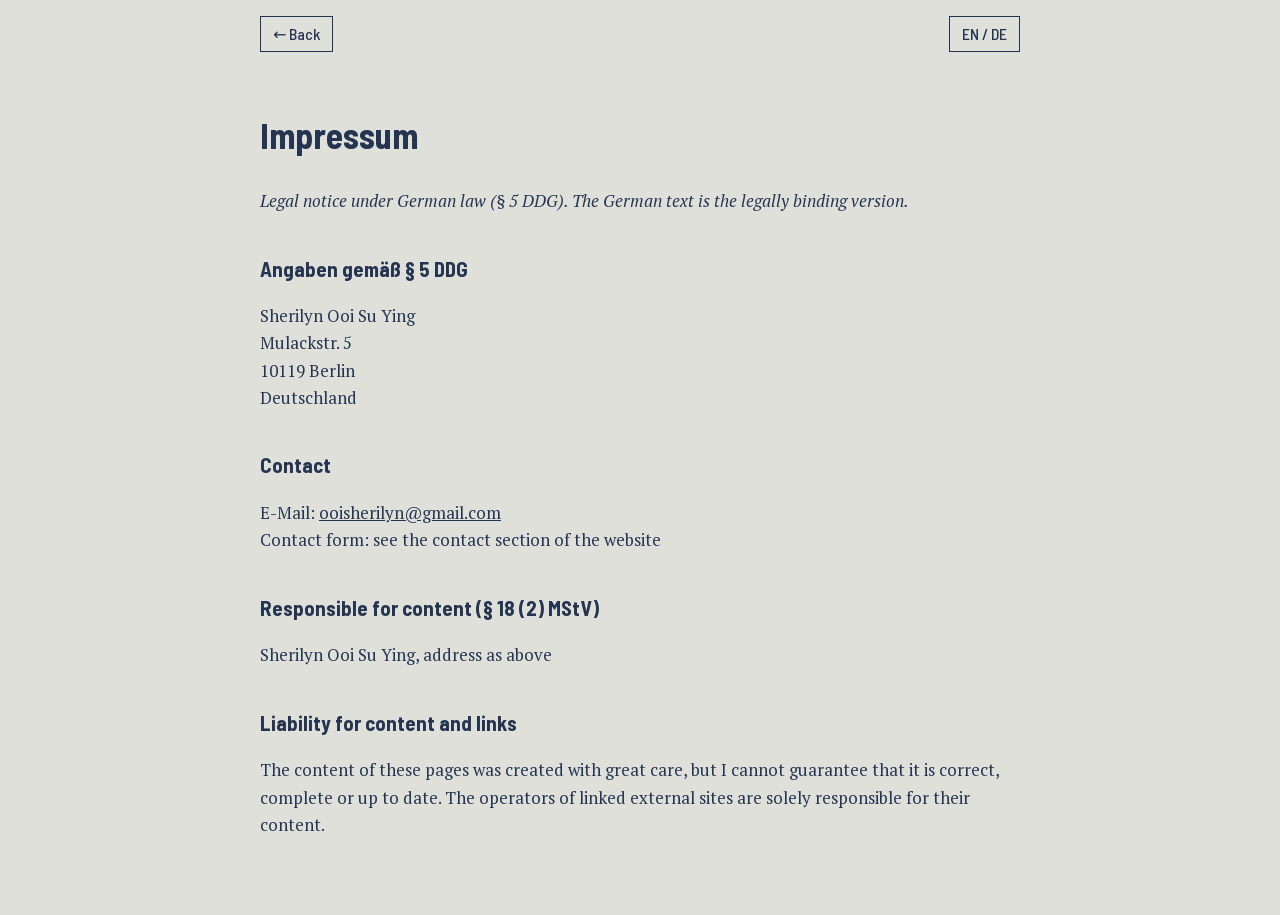
<file: impressum.html>
<!doctype html>
<html lang="en" data-lang="en">
<head>
<meta charset="utf-8"><meta name="viewport" content="width=device-width, initial-scale=1">
<meta name="robots" content="noindex">
<title>Impressum | Sherilyn Ooi</title>
<link rel="stylesheet" href="fonts/fonts.css">
<style>
:root{--bg:#e0e0da;--paper:#f1f1ec;--navy:#253551;--slate:#6b7790;--head:'Barlow Semi Condensed',system-ui,sans-serif;--body:'PT Serif',Georgia,serif}
body{margin:0;background:var(--bg);color:var(--navy);font-family:var(--body);line-height:1.6;font-size:17px}
html[data-lang=en] [lang=de],html[data-lang=de] [lang=en]{display:none}
.top{display:flex;justify-content:space-between;max-width:760px;margin:0 auto;padding:16px}
.top a,.top button{font-family:var(--head);color:var(--navy);background:none;border:1px solid var(--navy);padding:4px 12px;cursor:pointer;text-decoration:none;font-size:1rem}
main{max-width:760px;margin:0 auto;padding:16px 16px 60px}h1,h2{font-family:var(--head)}h1{font-size:2.2rem}h2{font-size:1.3rem;margin-top:1.8em}
a{color:var(--navy)}
</style></head><body>
<div class="top"><a href="freelance.html">← <span lang="en">Back</span><span lang="de">Zurück</span></a><button onclick="var h=document.documentElement;h.dataset.lang=h.dataset.lang==='en'?'de':'en';try{localStorage.setItem('lang',h.dataset.lang)}catch(e){}">EN / DE</button></div>
<main>
<h1>Impressum</h1>
<p lang="en"><em>Legal notice under German law (§ 5 DDG). The German text is the legally binding version.</em></p>
<h2>Angaben gemäß § 5 DDG</h2>
<p>Sherilyn Ooi Su Ying<br>Mulackstr. 5<br>10119 Berlin<br>Deutschland</p>
<h2><span lang="de">Kontakt</span><span lang="en">Contact</span></h2>
<p>E-Mail: <a class="em" href="#">ooisherilyn (at) gmail.com</a><br><span lang="de">Kontaktformular: siehe Kontaktbereich auf der Website</span><span lang="en">Contact form: see the contact section of the website</span></p>
<h2 lang="de">Verantwortlich für den Inhalt nach § 18 Abs. 2 MStV</h2><h2 lang="en">Responsible for content (§ 18 (2) MStV)</h2>
<p>Sherilyn Ooi Su Ying, <span lang="de">Anschrift wie oben</span><span lang="en">address as above</span></p>
<h2 lang="de">Haftung für Inhalte und Links</h2><h2 lang="en">Liability for content and links</h2>
<p lang="de">Die Inhalte dieser Seiten wurden mit größter Sorgfalt erstellt. Für die Richtigkeit, Vollständigkeit und Aktualität übernehme ich jedoch keine Gewähr. Für Inhalte externer Links sind ausschließlich deren Betreiber verantwortlich.</p>
<p lang="en">The content of these pages was created with great care, but I cannot guarantee that it is correct, complete or up to date. The operators of linked external sites are solely responsible for their content.</p>

</main>
<script>try{var l=new URLSearchParams(location.search).get('lang')||localStorage.getItem('lang');if(l==='de'||l==='en')document.documentElement.dataset.lang=l;else if((navigator.language||'').slice(0,2)==='de')document.documentElement.dataset.lang='de'}catch(e){}</script>
<script>/* email assembled in the browser to avoid scraping */
(function(){var e=document.querySelectorAll('.em');e.forEach(function(x){var a='ooisherilyn'+'@'+'gmail.com';x.textContent=a;x.href='mailto:'+a})})();</script>
</body></html>
</file>
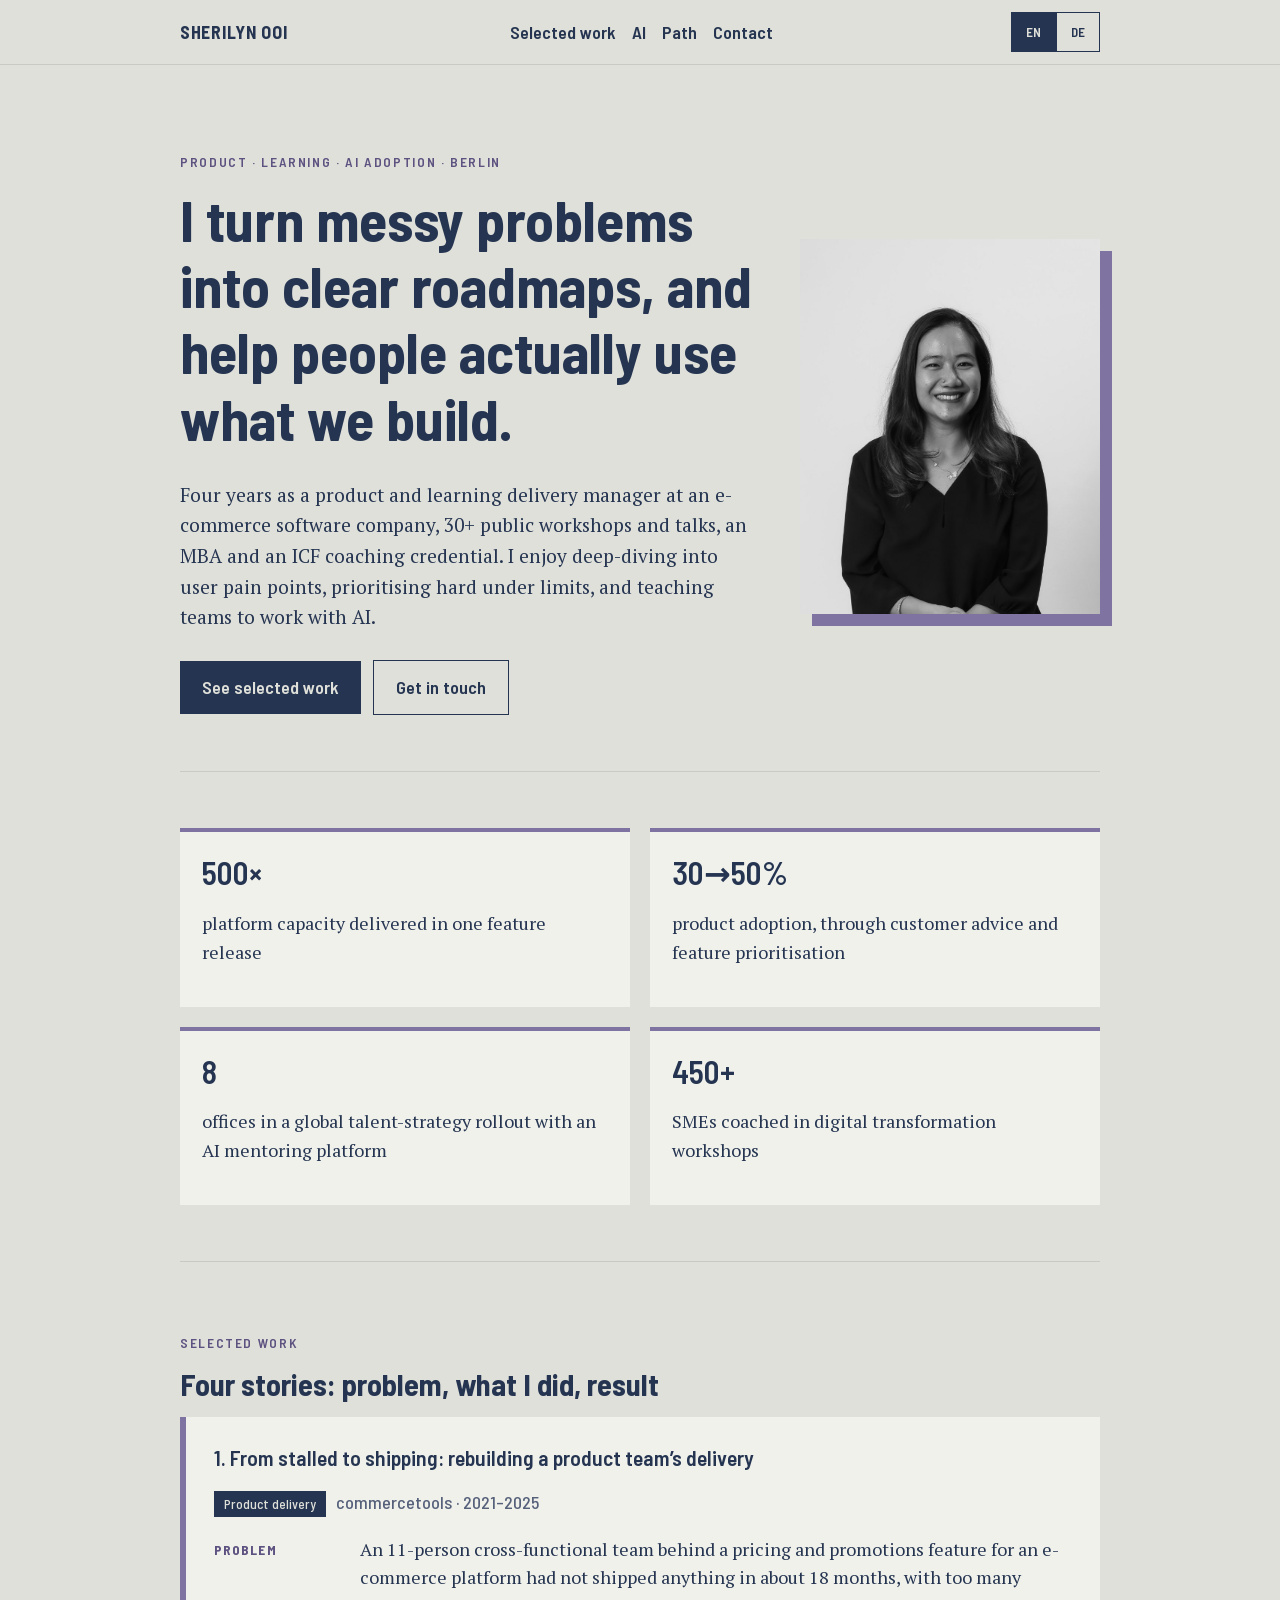
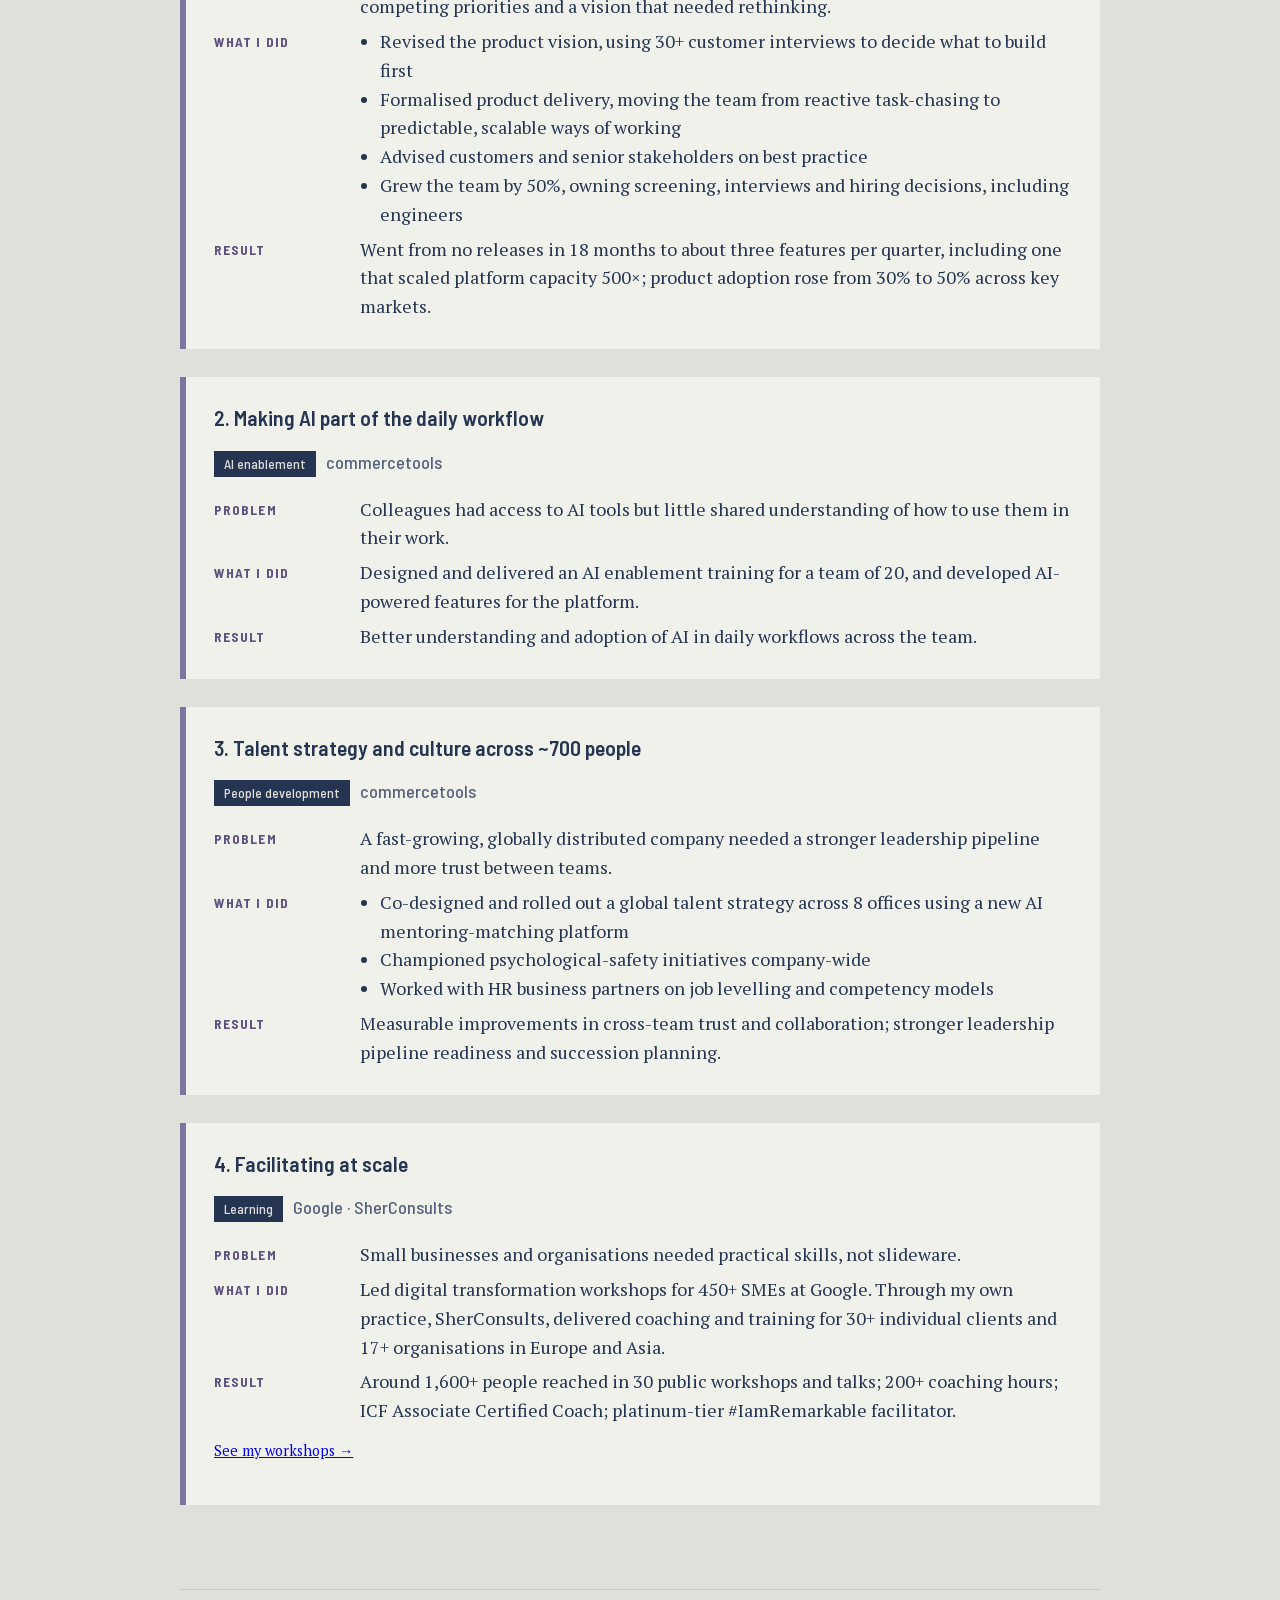
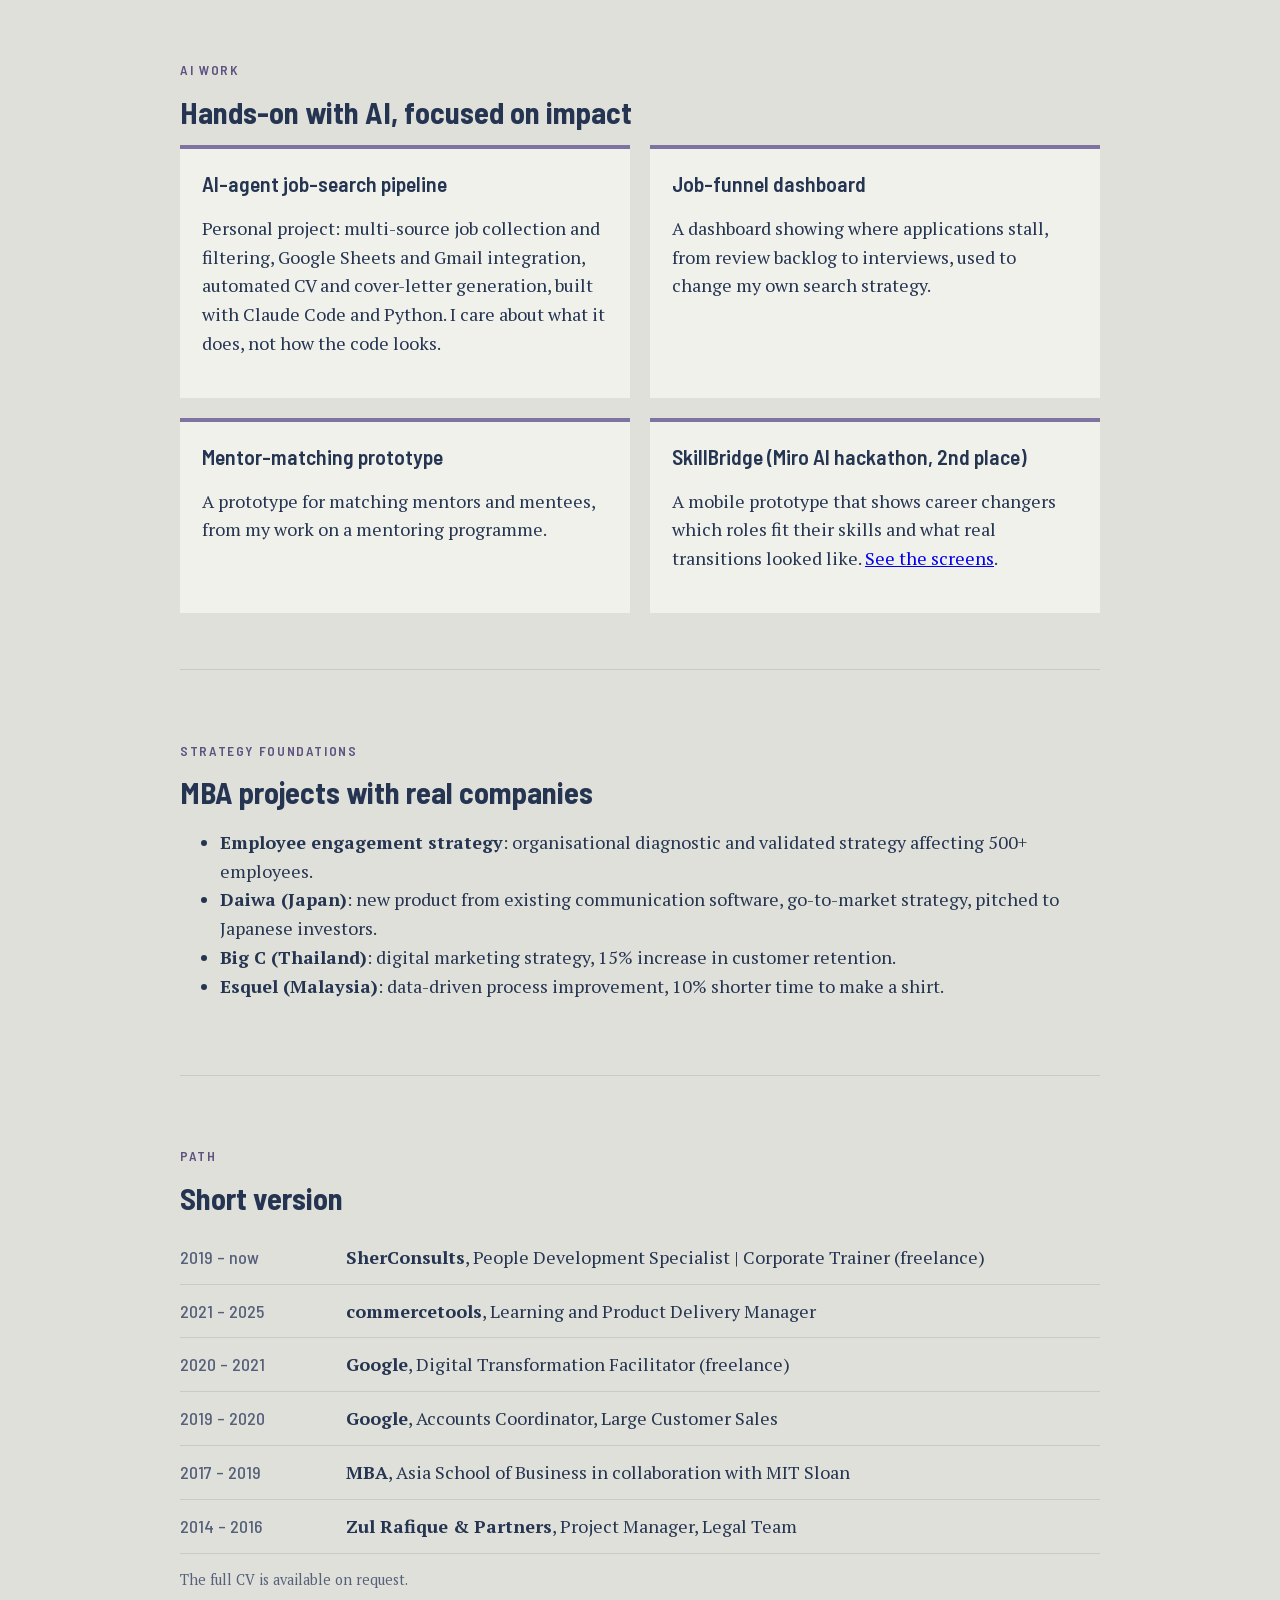
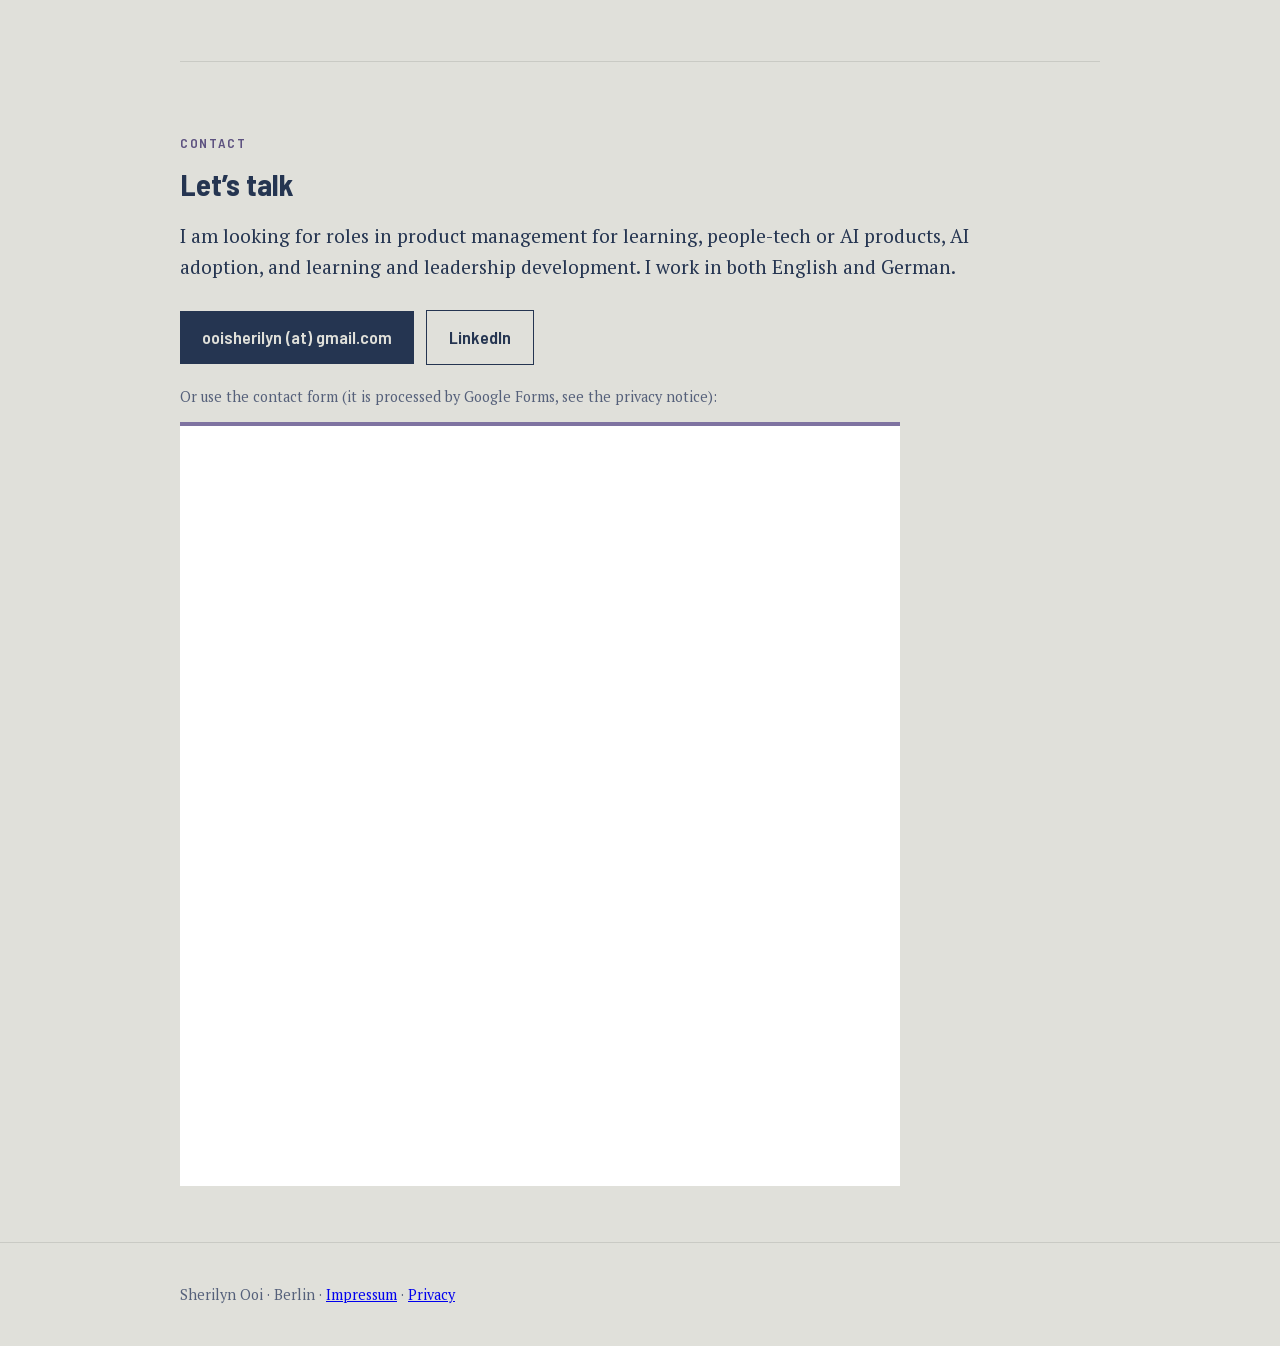
<file: jobs.html>
<!doctype html>
<html lang="en" data-lang="en">
<head>
<meta charset="utf-8">
<meta name="viewport" content="width=device-width, initial-scale=1">
<title>Sherilyn Ooi – Portfolio / Portfolio</title>
<meta name="description" content="Product, learning and AI adoption work by Sherilyn Ooi. Produkt-, Lern- und KI-Adoptionsarbeit von Sherilyn Ooi.">
<link rel="stylesheet" href="fonts/fonts.css">
<!-- Analytics (cookieless, EU): add Plausible or Umami snippet here once the domain exists. -->
<style>
  :root{--bg:#e0e0da;--paper:#f1f1ec;--navy:#253551;--slate:#55607a;--purple:#7f73a1;--purple-text:#5d5280;--line:#c9cac4;
    --head:'Barlow Semi Condensed',system-ui,sans-serif;--body:'PT Serif',Georgia,serif}
  *{box-sizing:border-box}
  html{scroll-behavior:smooth}
  body{margin:0;background:var(--bg);color:var(--navy);font-family:var(--body);font-size:18px;line-height:1.6}
  .wrap{max-width:960px;margin:0 auto;padding:0 20px}
  header{position:sticky;top:0;background:var(--bg);border-bottom:1px solid var(--line);z-index:5}
  header .wrap{display:flex;justify-content:space-between;align-items:center;gap:12px;padding-top:12px;padding-bottom:12px}
  .brand{font-family:var(--head);font-weight:700;letter-spacing:.04em;text-transform:uppercase;color:inherit;text-decoration:none}
  nav a{font-family:var(--head);font-weight:600;color:var(--navy);text-decoration:none;margin-right:16px}
  .lang button{font-family:var(--head);font-weight:600;border:1px solid var(--navy);background:transparent;color:var(--navy);padding:8px 14px;min-height:40px;cursor:pointer}
  .lang button[aria-pressed=true]{background:var(--navy);color:var(--bg)}
  h1,h2,h3{font-family:var(--head);line-height:1.15;margin:0 0 .5em}
  h1{font-size:clamp(2.2rem,6vw,3.6rem);font-weight:700}
  h2{font-size:1.9rem;font-weight:700}
  h3{font-size:1.35rem;font-weight:600}
  .eyebrow{font-family:var(--head);color:var(--purple-text);font-weight:600;letter-spacing:.12em;text-transform:uppercase;font-size:.85rem}
  section{padding:56px 0;border-top:1px solid var(--line)}
  .hero{padding:72px 0 56px;border-top:0}
  .hero-grid{display:grid;grid-template-columns:minmax(0,1fr) 300px;gap:48px;align-items:center}
  .portrait{margin:0}.portrait img{width:100%;height:auto;aspect-ratio:4/5;object-fit:cover;object-position:50% 30%;display:block;box-shadow:12px 12px 0 var(--purple)}
  @media(max-width:860px){.hero-grid{grid-template-columns:1fr;gap:28px}.portrait{order:2;max-width:240px}.portrait img{box-shadow:8px 8px 0 var(--purple)}}
  .lead{font-size:1.2rem;max-width:44em}
  .btn{display:inline-block;background:var(--navy);color:var(--bg);font-family:var(--head);font-weight:600;padding:12px 22px;text-decoration:none;margin:8px 8px 0 0}
  .btn.alt{background:transparent;color:var(--navy);border:1px solid var(--navy)}
  .grid{display:grid;gap:20px;grid-template-columns:repeat(2,1fr)}@media(max-width:620px){.grid{grid-template-columns:1fr}}
  .card{background:var(--paper);border-top:4px solid var(--purple);padding:22px}
  .card h3{font-size:2rem;margin-bottom:.1em}
  .case{background:var(--paper);padding:28px;margin-bottom:28px;border-left:6px solid var(--purple)}
  .case dl{margin:0;display:grid;grid-template-columns:130px 1fr;gap:6px 16px}
  .case dt{font-family:var(--head);font-weight:700;color:var(--purple-text);text-transform:uppercase;font-size:.85rem;letter-spacing:.08em;padding-top:4px}
  .case dd{margin:0}
  .case ul{margin:0;padding-left:1.1em}
  .meta{font-family:var(--head);color:var(--slate)}
  .tag{display:inline-block;font-family:var(--head);font-size:.85rem;background:var(--navy);color:var(--bg);padding:2px 10px;margin-right:6px}
  .note{font-size:.9rem;color:var(--slate)}
  .tl{list-style:none;margin:0;padding:0}
  .tl li{display:grid;grid-template-columns:150px 1fr;gap:16px;padding:12px 0;border-bottom:1px solid var(--line)}
  .tl .when{font-family:var(--head);color:var(--slate)}
  footer{padding:40px 0;border-top:1px solid var(--line);font-size:.95rem}
  a:focus-visible,button:focus-visible{outline:3px solid var(--purple);outline-offset:2px}
  html[data-lang="en"] [lang="de"]{display:none}
  html[data-lang="de"] [lang="en"]{display:none}
  @media(max-width:620px){body{font-size:17px}nav{display:none}.case dl{grid-template-columns:1fr}.tl li{grid-template-columns:1fr;gap:2px}}
</style>
</head>
<body>
<header><div class="wrap">
  <div class="brand">Sherilyn Ooi</div>
  <nav><a href="#work"><span lang="en">Selected work</span><span lang="de">Ausgewählte Projekte</span></a><a href="#ai"><span lang="en">AI</span><span lang="de">KI</span></a><a href="#path"><span lang="en">Path</span><span lang="de">Werdegang</span></a><a href="#contact"><span lang="en">Contact</span><span lang="de">Kontakt</span></a></nav>
  <div class="lang" role="group" aria-label="Language">
    <button type="button" data-set="en" aria-pressed="true">EN</button><button type="button" data-set="de" aria-pressed="false">DE</button>
  </div>
</div></header>

<main class="wrap">
<section class="hero"><div class="hero-grid"><div>
  <p class="eyebrow"><span lang="en">Product · Learning · AI adoption · Berlin</span><span lang="de">Produkt · Lernen · KI-Adoption · Berlin</span></p>
  <h1><span lang="en">I turn messy problems into clear roadmaps, and help people actually use what we build.</span><span lang="de">Ich mache aus unübersichtlichen Problemen klare Roadmaps und helfe Menschen, das Gebaute auch wirklich zu nutzen.</span></h1>
  <p class="lead"><span lang="en">Four years as a product and learning delivery manager at an e-commerce software company, 30+ public workshops and talks, an MBA and an ICF coaching credential. I enjoy deep-diving into user pain points, prioritising hard under limits, and teaching teams to work with AI.</span><span lang="de">Vier Jahre Produkt- und Learning-Delivery-Managerin bei commercetools, einem E-Commerce-Softwareunternehmen, über 30 öffentliche Workshops und Vorträge, ein MBA und eine ICF-Coaching-Zertifizierung. Ich tauche gerne in die Probleme von Nutzer:innen ein, priorisiere konsequent bei knappen Ressourcen und bringe Teams bei, mit KI zu arbeiten.</span></p>
  <a class="btn" href="#work"><span lang="en">See selected work</span><span lang="de">Projekte ansehen</span></a>
  <a class="btn alt" href="#contact"><span lang="en">Get in touch</span><span lang="de">Kontakt aufnehmen</span></a>
</div>
<figure class="portrait"><img src="assets/photos/headshot.jpg" width="800" height="1000" alt="Portrait of Sherilyn Ooi" fetchpriority="high"></figure>
</div></section>

<section id="numbers">
  <div class="grid">
    <div class="card"><h3>500×</h3><p lang="en">platform capacity delivered in one feature release</p><p lang="de">Plattformkapazität mit einem Feature-Release</p></div>
    <div class="card"><h3>30→50%</h3><p lang="en">product adoption, through customer advice and feature prioritisation</p><p lang="de">Produktnutzung, durch Kundenberatung und Feature-Priorisierung</p></div>
    <div class="card"><h3>8</h3><p lang="en">offices in a global talent-strategy rollout with an AI mentoring platform</p><p lang="de">Standorte im globalen Talentstrategie-Rollout mit KI-Mentoring-Plattform</p></div>
    <div class="card"><h3>450+</h3><p lang="en">SMEs coached in digital transformation workshops</p><p lang="de">KMU in Workshops zur digitalen Transformation begleitet</p></div>
  </div>
</section>

<section id="work">
  <p class="eyebrow"><span lang="en">Selected work</span><span lang="de">Ausgewählte Projekte</span></p>
  <h2><span lang="en">Four stories: problem, what I did, result</span><span lang="de">Vier Geschichten: Problem, mein Beitrag, Ergebnis</span></h2>

  <article class="case">
    <h3><span lang="en">1. From stalled to shipping: rebuilding a product team’s delivery</span><span lang="de">1. Vom Stillstand zur Lieferfähigkeit: ein Produktteam neu aufstellen</span></h3>
    <p class="meta"><span class="tag"><span lang="en">Product delivery</span><span lang="de">Produktentwicklung</span></span> commercetools · 2021–2025</p>
    <dl>
      <dt><span lang="en">Problem</span><span lang="de">Problem</span></dt>
      <dd><span lang="en">An 11-person cross-functional team behind a pricing and promotions feature for an e-commerce platform had not shipped anything in about 18 months, with too many competing priorities and a vision that needed rethinking.</span><span lang="de">Ein funktionsübergreifendes Team mit 11 Personen hinter einer Preis- und Promotions-Funktion für eine E-Commerce-Plattform hatte seit rund 18 Monaten nichts mehr ausgeliefert, mit zu vielen konkurrierenden Prioritäten und einer Vision, die neu gedacht werden musste.</span></dd>
      <dt><span lang="en">What I did</span><span lang="de">Mein Beitrag</span></dt>
      <dd><ul lang="en"><li>Revised the product vision, using 30+ customer interviews to decide what to build first</li><li>Formalised product delivery, moving the team from reactive task-chasing to predictable, scalable ways of working</li><li>Advised customers and senior stakeholders on best practice</li><li>Grew the team by 50%, owning screening, interviews and hiring decisions, including engineers</li></ul><ul lang="de"><li>Die Produktvision überarbeitet und mit über 30 Kundeninterviews priorisiert, was zuerst gebaut wird</li><li>Die Produktentwicklung formalisiert und das Team von reaktiver Aufgabenjagd zu verlässlichen, skalierbaren Arbeitsweisen geführt</li><li>Kund:innen und Führungskräfte zu Best Practices beraten</li><li>Das Team um 50 % vergrößert, inkl. Auswahl, Interviews und Einstellungsentscheidungen, auch für Entwickler:innen</li></ul></dd>
      <dt><span lang="en">Result</span><span lang="de">Ergebnis</span></dt>
      <dd><span lang="en">Went from no releases in 18 months to about three features per quarter, including one that scaled platform capacity 500×; product adoption rose from 30% to 50% across key markets.</span><span lang="de">Von keinem Release in 18 Monaten zu etwa drei Features pro Quartal, darunter eines, das die Plattformkapazität um das 500-Fache steigerte; die Produktnutzung stieg in wichtigen Märkten von 30 % auf 50 %.</span></dd>
    </dl>
  </article>

  <article class="case">
    <h3><span lang="en">2. Making AI part of the daily workflow</span><span lang="de">2. KI im Arbeitsalltag verankern</span></h3>
    <p class="meta"><span class="tag"><span lang="en">AI enablement</span><span lang="de">KI-Enablement</span></span> commercetools</p>
    <dl>
      <dt><span lang="en">Problem</span><span lang="de">Problem</span></dt>
      <dd><span lang="en">Colleagues had access to AI tools but little shared understanding of how to use them in their work.</span><span lang="de">Kolleg:innen hatten Zugang zu KI-Tools, aber wenig gemeinsames Verständnis, wie sie diese in ihrer Arbeit einsetzen.</span></dd>
      <dt><span lang="en">What I did</span><span lang="de">Mein Beitrag</span></dt>
      <dd><span lang="en">Designed and delivered an AI enablement training for a team of 20, and developed AI-powered features for the platform.</span><span lang="de">Ein KI-Enablement-Training für ein Team von 20 Personen konzipiert und durchgeführt und KI-gestützte Funktionen für die Plattform entwickelt.</span></dd>
      <dt><span lang="en">Result</span><span lang="de">Ergebnis</span></dt>
      <dd><span lang="en">Better understanding and adoption of AI in daily workflows across the team.</span><span lang="de">Besseres Verständnis und höhere Nutzung von KI im Arbeitsalltag im gesamten Team.</span></dd>
    </dl>
  </article>

  <article class="case">
    <h3><span lang="en">3. Talent strategy and culture across ~700 people</span><span lang="de">3. Talentstrategie und Kultur für rund 700 Personen</span></h3>
    <p class="meta"><span class="tag"><span lang="en">People development</span><span lang="de">Personalentwicklung</span></span> commercetools</p>
    <dl>
      <dt><span lang="en">Problem</span><span lang="de">Problem</span></dt>
      <dd><span lang="en">A fast-growing, globally distributed company needed a stronger leadership pipeline and more trust between teams.</span><span lang="de">Ein schnell wachsendes, global verteiltes Unternehmen brauchte eine stärkere Führungskräfte-Pipeline und mehr Vertrauen zwischen den Teams.</span></dd>
      <dt><span lang="en">What I did</span><span lang="de">Mein Beitrag</span></dt>
      <dd><ul lang="en"><li>Co-designed and rolled out a global talent strategy across 8 offices using a new AI mentoring-matching platform</li><li>Championed psychological-safety initiatives company-wide</li><li>Worked with HR business partners on job levelling and competency models</li></ul><ul lang="de"><li>Eine globale Talentstrategie an 8 Standorten mit einer neuen KI-Mentoring-Matching-Plattform mitkonzipiert und ausgerollt</li><li>Initiativen für psychologische Sicherheit unternehmensweit vorangetrieben</li><li>Mit HR Business Partnern an Job-Leveling und Kompetenzmodellen gearbeitet</li></ul></dd>
      <dt><span lang="en">Result</span><span lang="de">Ergebnis</span></dt>
      <dd><span lang="en">Measurable improvements in cross-team trust and collaboration; stronger leadership pipeline readiness and succession planning.</span><span lang="de">Messbare Verbesserungen bei teamübergreifendem Vertrauen und Zusammenarbeit; bessere Vorbereitung der Führungskräfte-Pipeline und Nachfolgeplanung.</span></dd>
    </dl>
  </article>

  <article class="case">
    <h3><span lang="en">4. Facilitating at scale</span><span lang="de">4. Facilitation im großen Maßstab</span></h3>
    <p class="meta"><span class="tag"><span lang="en">Learning</span><span lang="de">Lernen</span></span> Google · SherConsults</p>
    <dl>
      <dt><span lang="en">Problem</span><span lang="de">Problem</span></dt>
      <dd><span lang="en">Small businesses and organisations needed practical skills, not slideware.</span><span lang="de">Kleine Unternehmen und Organisationen brauchten praktische Fähigkeiten, keine Folienschlachten.</span></dd>
      <dt><span lang="en">What I did</span><span lang="de">Mein Beitrag</span></dt>
      <dd><span lang="en">Led digital transformation workshops for 450+ SMEs at Google. Through my own practice, SherConsults, delivered coaching and training for 30+ individual clients and 17+ organisations in Europe and Asia.</span><span lang="de">Bei Google Workshops zur digitalen Transformation für über 450 KMU geleitet. Mit meiner eigenen Praxis SherConsults Coaching und Trainings für über 30 Einzelpersonen und über 17 Organisationen in Europa und Asien durchgeführt.</span></dd>
      <dt><span lang="en">Result</span><span lang="de">Ergebnis</span></dt>
      <dd><span lang="en">Around 1,600+ people reached in 30 public workshops and talks; 200+ coaching hours; ICF Associate Certified Coach; platinum-tier #IamRemarkable facilitator.</span><span lang="de">Rund 1.600+ Personen in 30 öffentlichen Workshops und Vorträgen erreicht; über 200 Coaching-Stunden; ICF Associate Certified Coach; Platin-Facilitatorin bei #IamRemarkable.</span></dd>
    </dl>
    <p class="note"><a href="freelance.html"><span lang="en">See my workshops →</span><span lang="de">Meine Workshops ansehen →</span></a></p>
  </article>
</section>

<section id="ai">
  <p class="eyebrow"><span lang="en">AI work</span><span lang="de">KI-Projekte</span></p>
  <h2><span lang="en">Hands-on with AI, focused on impact</span><span lang="de">Praktisch mit KI, mit Fokus auf Wirkung</span></h2>
  <div class="grid">
    <div class="card"><h3 style="font-size:1.35rem"><span lang="en">AI-agent job-search pipeline</span><span lang="de">KI-Agenten-Pipeline für die Jobsuche</span></h3><p><span lang="en">Personal project: multi-source job collection and filtering, Google Sheets and Gmail integration, automated CV and cover-letter generation, built with Claude Code and Python. I care about what it does, not how the code looks.</span><span lang="de">Persönliches Projekt: Jobsammlung und -filterung aus mehreren Quellen, Google-Sheets- und Gmail-Anbindung, automatische Erstellung von Lebenslauf und Anschreiben, gebaut mit Claude Code und Python. Mir geht es um die Wirkung, nicht um schönen Code.</span></p></div>
    <div class="card"><h3 style="font-size:1.35rem"><span lang="en">Job-funnel dashboard</span><span lang="de">Dashboard für den Bewerbungstrichter</span></h3><p><span lang="en">A dashboard showing where applications stall, from review backlog to interviews, used to change my own search strategy.</span><span lang="de">Ein Dashboard, das zeigt, wo Bewerbungen hängen bleiben, vom Review-Rückstau bis zu Interviews. Es hat meine eigene Suchstrategie verändert.</span></p></div>
    <div class="card"><h3 style="font-size:1.35rem"><span lang="en">Mentor-matching prototype</span><span lang="de">Prototyp für Mentoring-Matching</span></h3><p><span lang="en">A prototype for matching mentors and mentees, from my work on a mentoring programme.</span><span lang="de">Ein Prototyp zum Matching von Mentor:innen und Mentees aus meiner Arbeit an einem Mentoring-Programm.</span></p></div>
    <div class="card"><h3 style="font-size:1.35rem"><span lang="en">SkillBridge (Miro AI hackathon, 2nd place)</span><span lang="de">SkillBridge (Miro-KI-Hackathon, 2. Platz)</span></h3><p><span lang="en">A mobile prototype that shows career changers which roles fit their skills and what real transitions looked like. <a href="skillbridge.html">See the screens</a>.</span><span lang="de">Ein mobiler Prototyp, der Quereinsteigenden zeigt, welche Rollen zu ihren Fähigkeiten passen und wie echte Wechsel verliefen. <a href="skillbridge.html">Screens ansehen</a>.</span></p></div>
  </div>
  </section>

<section id="strategy">
  <p class="eyebrow"><span lang="en">Strategy foundations</span><span lang="de">Strategische Grundlagen</span></p>
  <h2><span lang="en">MBA projects with real companies</span><span lang="de">MBA-Projekte mit echten Unternehmen</span></h2>
  <ul>
    <li><span lang="en"><strong>Employee engagement strategy</strong>: organisational diagnostic and validated strategy affecting 500+ employees.</span><span lang="de"><strong>Strategie zur Mitarbeiterbindung</strong>: Organisationsdiagnose und validierte Strategie für über 500 Mitarbeitende.</span></li>
    <li><span lang="en"><strong>Daiwa (Japan)</strong>: new product from existing communication software, go-to-market strategy, pitched to Japanese investors.</span><span lang="de"><strong>Daiwa (Japan)</strong>: neues Produkt auf Basis bestehender Kommunikationssoftware, Go-to-Market-Strategie, Pitch vor japanischen Investoren.</span></li>
    <li><span lang="en"><strong>Big C (Thailand)</strong>: digital marketing strategy, 15% increase in customer retention.</span><span lang="de"><strong>Big C (Thailand)</strong>: Digitalmarketing-Strategie, 15 % mehr Kundenbindung.</span></li>
    <li><span lang="en"><strong>Esquel (Malaysia)</strong>: data-driven process improvement, 10% shorter time to make a shirt.</span><span lang="de"><strong>Esquel (Malaysia)</strong>: datenbasierte Prozessverbesserung, 10 % kürzere Fertigungszeit pro Hemd.</span></li>
  </ul>
</section>

<section id="path">
  <p class="eyebrow"><span lang="en">Path</span><span lang="de">Werdegang</span></p>
  <h2><span lang="en">Short version</span><span lang="de">Kurzfassung</span></h2>
  <ul class="tl">
    <li><span class="when"><span lang="en">2019 – now</span><span lang="de">2019 – heute</span></span><span><strong>SherConsults</strong>, <span lang="en">People Development Specialist | Corporate Trainer (freelance)</span><span lang="de">People Development Specialist | Corporate Trainerin (freiberuflich)</span></span></li>
    <li><span class="when">2021 – 2025</span><span><strong>commercetools</strong>, <span lang="en">Learning and Product Delivery Manager</span><span lang="de">Learning and Product Delivery Managerin</span></span></li>
    <li><span class="when">2020 – 2021</span><span><strong>Google</strong>, <span lang="en">Digital Transformation Facilitator (freelance)</span><span lang="de">Digital Transformation Facilitator (freiberuflich)</span></span></li>
    <li><span class="when">2019 – 2020</span><span><strong>Google</strong>, <span lang="en">Accounts Coordinator, Large Customer Sales</span><span lang="de">Kundenkoordinatorin, Großkundenvertrieb</span></span></li>
    <li><span class="when">2017 – 2019</span><span><strong>MBA</strong>, Asia School of Business <span lang="en">in collaboration with MIT Sloan</span><span lang="de">in Zusammenarbeit mit MIT Sloan</span></span></li>
    <li><span class="when">2014 – 2016</span><span><strong>Zul Rafique &amp; Partners</strong>, <span lang="en">Project Manager, Legal Team</span><span lang="de">Projektmanagerin, Rechtsteam</span></span></li>
  </ul>
  <p class="note"><span lang="en">The full CV is available on request.</span><span lang="de">Der vollständige Lebenslauf ist auf Anfrage erhältlich.</span></p>
</section>

<section id="contact">
  <p class="eyebrow"><span lang="en">Contact</span><span lang="de">Kontakt</span></p>
  <h2><span lang="en">Let’s talk</span><span lang="de">Sprechen wir</span></h2>
  <p class="lead"><span lang="en">I am looking for roles in product management for learning, people-tech or AI products, AI adoption, and learning and leadership development. I work in both English and German.</span><span lang="de">Ich suche Rollen im Produktmanagement für Lern-, People-Tech- oder KI-Produkte, in der KI-Adoption sowie in Lern- und Führungskräfteentwicklung. Ich arbeite sowohl auf Deutsch als auch auf Englisch.</span></p>
  <a class="btn mail" href="#contact" data-subject="Hello">ooisherilyn (at) gmail.com</a>
  <a class="btn alt" href="https://www.linkedin.com/in/sherilynooi/" rel="noopener">LinkedIn</a>
  <p class="note" style="margin-top:20px"><span lang="en">Or use the contact form (it is processed by Google Forms, see the privacy notice):</span><span lang="de">Oder nutzen Sie das Kontaktformular (Verarbeitung über Google Forms, siehe Datenschutzerklärung):</span></p>
  <div style="background:#fff;padding:20px;max-width:720px;margin-top:12px;border-top:4px solid var(--purple)"><iframe src="https://docs.google.com/forms/d/e/1FAIpQLSdUksY0whNBCwvub4EhUKR4pakfTNyoDpqbZ3OjsNPMpITAcQ/viewform?embedded=true" title="Contact form" width="100%" height="720" frameborder="0" loading="lazy" style="border:0;display:block">Loading…</iframe></div>
</section>
</main>
<footer><div class="wrap note">Sherilyn Ooi · Berlin · <a href="impressum.html">Impressum</a> · <a href="datenschutz.html"><span lang="en">Privacy</span><span lang="de">Datenschutz</span></a></div></footer>

<script>
(function(){
  var root=document.documentElement, buttons=document.querySelectorAll('.lang button');
  function set(l){root.setAttribute('data-lang',l);root.lang=l;
    buttons.forEach(function(b){b.setAttribute('aria-pressed',String(b.dataset.set===l))});
    try{localStorage.setItem('lang',l)}catch(e){}}
  var l=null;
  try{l=new URLSearchParams(location.search).get('lang')||localStorage.getItem('lang')}catch(e){}
  if(!l)l=(navigator.language||'en').slice(0,2)==='de'?'de':'en';
  set(l==='de'?'de':'en');
  buttons.forEach(function(b){b.addEventListener('click',function(){set(b.dataset.set)})});
})();
</script>
<script>
/* Email is assembled in the browser so scrapers reading the HTML never see a complete address. */
(function(){var u='ooisherilyn',d='gmail.com';document.querySelectorAll('a.mail').forEach(function(a){
 a.addEventListener('click',function(e){e.preventDefault();location.href='mailto:'+u+'@'+d+'?subject='+encodeURIComponent(a.dataset.subject||'Hello')});});})();
</script>
</body>
</html>
</file>
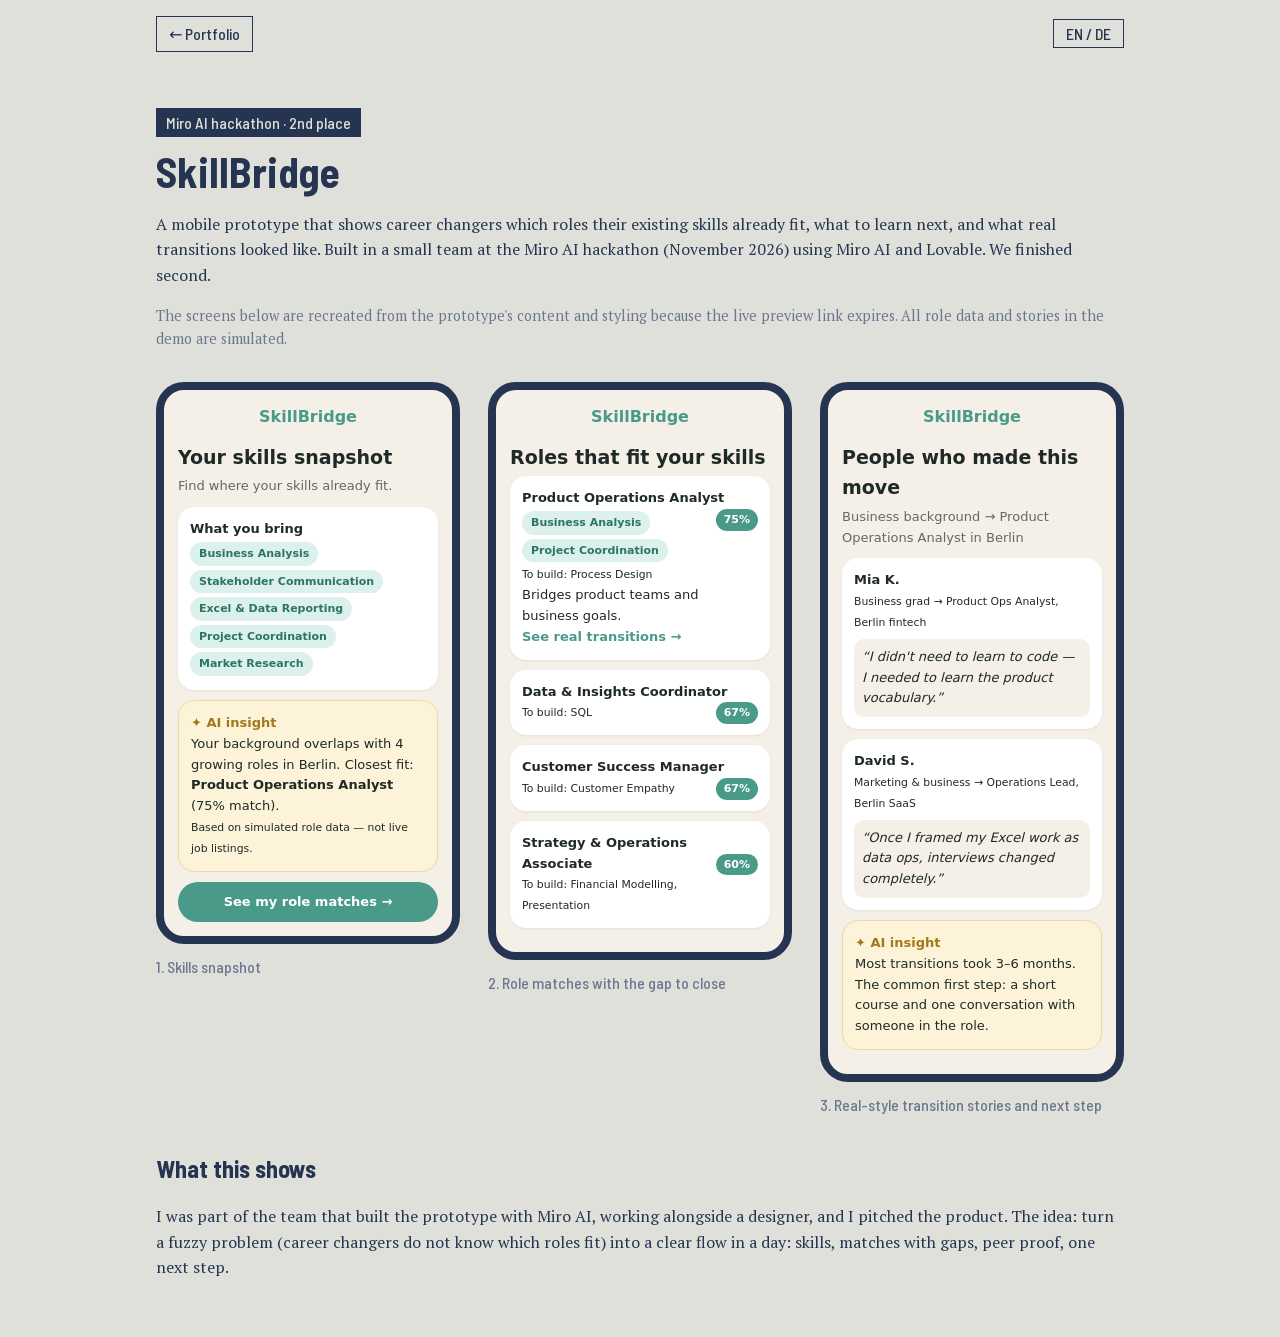
<file: skillbridge.html>
<!doctype html>
<html lang="en" data-lang="en">
<head>
<meta charset="utf-8"><meta name="viewport" content="width=device-width,initial-scale=1">
<title>SkillBridge | Sherilyn Ooi</title>
<link rel="stylesheet" href="fonts/fonts.css">
<style>
:root{--bg:#e0e0da;--paper:#f1f1ec;--navy:#253551;--slate:#6b7790;--purple:#7f73a1;--teal:#4a9a8a;--tealbg:#dcf1ec;--cream:#f4f0e8;--sun:#fdf3d9;--head:'Barlow Semi Condensed',system-ui,sans-serif;--body:'PT Serif',Georgia,serif}
*{box-sizing:border-box}body{margin:0;background:var(--bg);color:var(--navy);font-family:var(--body);line-height:1.6}
html[data-lang=en] [lang=de],html[data-lang=de] [lang=en]{display:none}
main{max-width:1000px;margin:0 auto;padding:40px 16px}
h1,h2,h3{font-family:var(--head);margin:0 0 .4em}h1{font-size:2.6rem;line-height:1.1}
.top{display:flex;justify-content:space-between;align-items:center;max-width:1000px;margin:0 auto;padding:16px}
.top a,.top button{font-family:var(--head);color:var(--navy);background:none;border:1px solid var(--navy);padding:4px 12px;cursor:pointer;text-decoration:none;font-size:1rem}
.tag{display:inline-block;font-family:var(--head);background:var(--navy);color:var(--bg);padding:2px 10px;margin-bottom:12px}
.phones{display:grid;grid-template-columns:repeat(auto-fit,minmax(260px,1fr));gap:28px;margin:32px 0}
figure{margin:0}figcaption{font-family:var(--head);color:var(--slate);margin-top:10px}
.phone{background:var(--cream);border-radius:28px;border:8px solid var(--navy);padding:14px;font-family:system-ui,sans-serif;font-size:13px;color:#1f2a26;min-height:520px}
.bar{text-align:center;color:var(--teal);font-weight:700;font-size:16px;margin-bottom:12px}
.phone h4{font-size:19px;margin:6px 0 4px}.sub{color:#666;margin:0 0 10px}
.c{background:#fff;border-radius:16px;padding:12px;margin-bottom:10px;box-shadow:0 1px 3px #0001}
.chip{display:inline-block;background:var(--tealbg);color:#2b7567;font-weight:700;padding:3px 9px;border-radius:12px;margin:2px 2px 2px 0;font-size:11px}
.m{float:right;background:var(--teal);color:#fff;border-radius:12px;padding:2px 8px;font-size:11px;font-weight:700}
.ai{background:var(--sun);border:1px solid #ecd9a0;border-radius:16px;padding:12px;margin-bottom:10px}.ai b.l{color:#a07a1a}
.btn{background:var(--teal);color:#fff;text-align:center;border-radius:20px;padding:10px;font-weight:700}
.q{background:#f4f0e8;border-radius:10px;padding:8px;font-style:italic;margin-top:6px}
.note{color:var(--slate);font-size:.9rem}
</style></head>
<body>
<div class="top"><a href="jobs.html">← <span lang="en">Portfolio</span><span lang="de">Portfolio</span></a><button onclick="var h=document.documentElement;h.dataset.lang=h.dataset.lang==='en'?'de':'en'">EN / DE</button></div>
<main>
<span class="tag"><span lang="en">Miro AI hackathon · 2nd place</span><span lang="de">Miro-KI-Hackathon · 2. Platz</span></span>
<h1>SkillBridge</h1>
<p><span lang="en">A mobile prototype that shows career changers which roles their existing skills already fit, what to learn next, and what real transitions looked like. Built in a small team at the Miro AI hackathon (November 2026) using Miro AI and Lovable. We finished second.</span><span lang="de">Ein mobiler Prototyp, der Quereinsteigenden zeigt, zu welchen Rollen ihre vorhandenen Fähigkeiten bereits passen, was sie als Nächstes lernen sollten und wie echte Wechsel verliefen. Entstanden in einem kleinen Team beim Miro-KI-Hackathon (November 2026) mit Miro AI und Lovable. Wir belegten den zweiten Platz.</span></p>
<p class="note"><span lang="en">The screens below are recreated from the prototype's content and styling because the live preview link expires. All role data and stories in the demo are simulated.</span><span lang="de">Die Screens unten sind aus Inhalt und Gestaltung des Prototyps nachgebaut, da der Vorschau-Link abläuft. Alle Rollendaten und Geschichten im Demo sind simuliert.</span></p>
<div class="phones">
<figure><div class="phone"><div class="bar">SkillBridge</div><h4>Your skills snapshot</h4><p class="sub">Find where your skills already fit.</p>
<div class="c"><b>What you bring</b><br><span class="chip">Business Analysis</span><span class="chip">Stakeholder Communication</span><span class="chip">Excel &amp; Data Reporting</span><span class="chip">Project Coordination</span><span class="chip">Market Research</span></div>
<div class="ai"><b class="l">✦ AI insight</b><br>Your background overlaps with 4 growing roles in Berlin. Closest fit: <b>Product Operations Analyst</b> (75% match).<br><small>Based on simulated role data — not live job listings.</small></div>
<div class="btn">See my role matches →</div></div>
<figcaption><span lang="en">1. Skills snapshot</span><span lang="de">1. Skill-Überblick</span></figcaption></figure>
<figure><div class="phone"><div class="bar">SkillBridge</div><h4>Roles that fit your skills</h4>
<div class="c"><b>Product Operations Analyst</b><span class="m">75%</span><br><span class="chip">Business Analysis</span><span class="chip">Project Coordination</span><br><small>To build: Process Design</small><br>Bridges product teams and business goals.<br><b style="color:var(--teal)">See real transitions →</b></div>
<div class="c"><b>Data &amp; Insights Coordinator</b><span class="m">67%</span><br><small>To build: SQL</small></div>
<div class="c"><b>Customer Success Manager</b><span class="m">67%</span><br><small>To build: Customer Empathy</small></div>
<div class="c"><b>Strategy &amp; Operations Associate</b><span class="m">60%</span><br><small>To build: Financial Modelling, Presentation</small></div></div>
<figcaption><span lang="en">2. Role matches with the gap to close</span><span lang="de">2. Passende Rollen mit der Lücke, die zu schließen ist</span></figcaption></figure>
<figure><div class="phone"><div class="bar">SkillBridge</div><h4>People who made this move</h4><p class="sub">Business background → Product Operations Analyst in Berlin</p>
<div class="c"><b>Mia K.</b><br><small>Business grad → Product Ops Analyst, Berlin fintech</small><div class="q">“I didn't need to learn to code — I needed to learn the product vocabulary.”</div></div>
<div class="c"><b>David S.</b><br><small>Marketing &amp; business → Operations Lead, Berlin SaaS</small><div class="q">“Once I framed my Excel work as data ops, interviews changed completely.”</div></div>
<div class="ai"><b class="l">✦ AI insight</b><br>Most transitions took 3–6 months. The common first step: a short course and one conversation with someone in the role.</div></div>
<figcaption><span lang="en">3. Real-style transition stories and next step</span><span lang="de">3. Wechselgeschichten und nächster Schritt</span></figcaption></figure>
</div>
<h2><span lang="en">What this shows</span><span lang="de">Was das zeigt</span></h2>
<p><span lang="en">I was part of the team that built the prototype with Miro AI, working alongside a designer, and I pitched the product. The idea: turn a fuzzy problem (career changers do not know which roles fit) into a clear flow in a day: skills, matches with gaps, peer proof, one next step.</span><span lang="de">Ich war Teil des Teams, das den Prototyp mit Miro AI gebaut hat, zusammen mit einer Designerin bzw. einem Designer, und habe das Produkt gepitcht. Die Idee: ein diffuses Problem (Quereinsteigende wissen nicht, welche Rollen passen) wird an einem Tag zu einem klaren Ablauf: Skills, Matches mit Lücken, Peer-Belege, ein nächster Schritt.</span></p>
</main></body></html>
</file>
<file: fonts/fonts.css>
@font-face {
  font-family: 'Barlow Semi Condensed';
  font-style: normal;
  font-weight: 500;
  font-display: swap;
  src: url(BarlowSemiCondensed-500-normal-latin-ext.woff2) format('woff2');
  unicode-range: U+0100-02BA, U+02BD-02C5, U+02C7-02CC, U+02CE-02D7, U+02DD-02FF, U+0304, U+0308, U+0329, U+1D00-1DBF, U+1E00-1E9F, U+1EF2-1EFF, U+2020, U+20A0-20AB, U+20AD-20C4, U+2113, U+2C60-2C7F, U+A720-A7FF;
}
@font-face {
  font-family: 'Barlow Semi Condensed';
  font-style: normal;
  font-weight: 500;
  font-display: swap;
  src: url(BarlowSemiCondensed-500-normal-latin.woff2) format('woff2');
  unicode-range: U+0000-00FF, U+0131, U+0152-0153, U+02BB-02BC, U+02C6, U+02DA, U+02DC, U+0304, U+0308, U+0329, U+2000-206F, U+20AC, U+2122, U+2191, U+2193, U+2212, U+2215, U+FEFF, U+FFFD;
}
@font-face {
  font-family: 'Barlow Semi Condensed';
  font-style: normal;
  font-weight: 600;
  font-display: swap;
  src: url(BarlowSemiCondensed-600-normal-latin-ext.woff2) format('woff2');
  unicode-range: U+0100-02BA, U+02BD-02C5, U+02C7-02CC, U+02CE-02D7, U+02DD-02FF, U+0304, U+0308, U+0329, U+1D00-1DBF, U+1E00-1E9F, U+1EF2-1EFF, U+2020, U+20A0-20AB, U+20AD-20C4, U+2113, U+2C60-2C7F, U+A720-A7FF;
}
@font-face {
  font-family: 'Barlow Semi Condensed';
  font-style: normal;
  font-weight: 600;
  font-display: swap;
  src: url(BarlowSemiCondensed-600-normal-latin.woff2) format('woff2');
  unicode-range: U+0000-00FF, U+0131, U+0152-0153, U+02BB-02BC, U+02C6, U+02DA, U+02DC, U+0304, U+0308, U+0329, U+2000-206F, U+20AC, U+2122, U+2191, U+2193, U+2212, U+2215, U+FEFF, U+FFFD;
}
@font-face {
  font-family: 'Barlow Semi Condensed';
  font-style: normal;
  font-weight: 700;
  font-display: swap;
  src: url(BarlowSemiCondensed-700-normal-latin-ext.woff2) format('woff2');
  unicode-range: U+0100-02BA, U+02BD-02C5, U+02C7-02CC, U+02CE-02D7, U+02DD-02FF, U+0304, U+0308, U+0329, U+1D00-1DBF, U+1E00-1E9F, U+1EF2-1EFF, U+2020, U+20A0-20AB, U+20AD-20C4, U+2113, U+2C60-2C7F, U+A720-A7FF;
}
@font-face {
  font-family: 'Barlow Semi Condensed';
  font-style: normal;
  font-weight: 700;
  font-display: swap;
  src: url(BarlowSemiCondensed-700-normal-latin.woff2) format('woff2');
  unicode-range: U+0000-00FF, U+0131, U+0152-0153, U+02BB-02BC, U+02C6, U+02DA, U+02DC, U+0304, U+0308, U+0329, U+2000-206F, U+20AC, U+2122, U+2191, U+2193, U+2212, U+2215, U+FEFF, U+FFFD;
}
@font-face {
  font-family: 'PT Serif';
  font-style: italic;
  font-weight: 400;
  font-display: swap;
  src: url(PTSerif-400-italic-latin-ext.woff2) format('woff2');
  unicode-range: U+0100-02BA, U+02BD-02C5, U+02C7-02CC, U+02CE-02D7, U+02DD-02FF, U+0304, U+0308, U+0329, U+1D00-1DBF, U+1E00-1E9F, U+1EF2-1EFF, U+2020, U+20A0-20AB, U+20AD-20C4, U+2113, U+2C60-2C7F, U+A720-A7FF;
}
@font-face {
  font-family: 'PT Serif';
  font-style: italic;
  font-weight: 400;
  font-display: swap;
  src: url(PTSerif-400-italic-latin.woff2) format('woff2');
  unicode-range: U+0000-00FF, U+0131, U+0152-0153, U+02BB-02BC, U+02C6, U+02DA, U+02DC, U+0304, U+0308, U+0329, U+2000-206F, U+20AC, U+2122, U+2191, U+2193, U+2212, U+2215, U+FEFF, U+FFFD;
}
@font-face {
  font-family: 'PT Serif';
  font-style: normal;
  font-weight: 400;
  font-display: swap;
  src: url(PTSerif-400-normal-latin-ext.woff2) format('woff2');
  unicode-range: U+0100-02BA, U+02BD-02C5, U+02C7-02CC, U+02CE-02D7, U+02DD-02FF, U+0304, U+0308, U+0329, U+1D00-1DBF, U+1E00-1E9F, U+1EF2-1EFF, U+2020, U+20A0-20AB, U+20AD-20C4, U+2113, U+2C60-2C7F, U+A720-A7FF;
}
@font-face {
  font-family: 'PT Serif';
  font-style: normal;
  font-weight: 400;
  font-display: swap;
  src: url(PTSerif-400-normal-latin.woff2) format('woff2');
  unicode-range: U+0000-00FF, U+0131, U+0152-0153, U+02BB-02BC, U+02C6, U+02DA, U+02DC, U+0304, U+0308, U+0329, U+2000-206F, U+20AC, U+2122, U+2191, U+2193, U+2212, U+2215, U+FEFF, U+FFFD;
}
@font-face {
  font-family: 'PT Serif';
  font-style: normal;
  font-weight: 700;
  font-display: swap;
  src: url(PTSerif-700-normal-latin-ext.woff2) format('woff2');
  unicode-range: U+0100-02BA, U+02BD-02C5, U+02C7-02CC, U+02CE-02D7, U+02DD-02FF, U+0304, U+0308, U+0329, U+1D00-1DBF, U+1E00-1E9F, U+1EF2-1EFF, U+2020, U+20A0-20AB, U+20AD-20C4, U+2113, U+2C60-2C7F, U+A720-A7FF;
}
@font-face {
  font-family: 'PT Serif';
  font-style: normal;
  font-weight: 700;
  font-display: swap;
  src: url(PTSerif-700-normal-latin.woff2) format('woff2');
  unicode-range: U+0000-00FF, U+0131, U+0152-0153, U+02BB-02BC, U+02C6, U+02DA, U+02DC, U+0304, U+0308, U+0329, U+2000-206F, U+20AC, U+2122, U+2191, U+2193, U+2212, U+2215, U+FEFF, U+FFFD;
}
</file>
